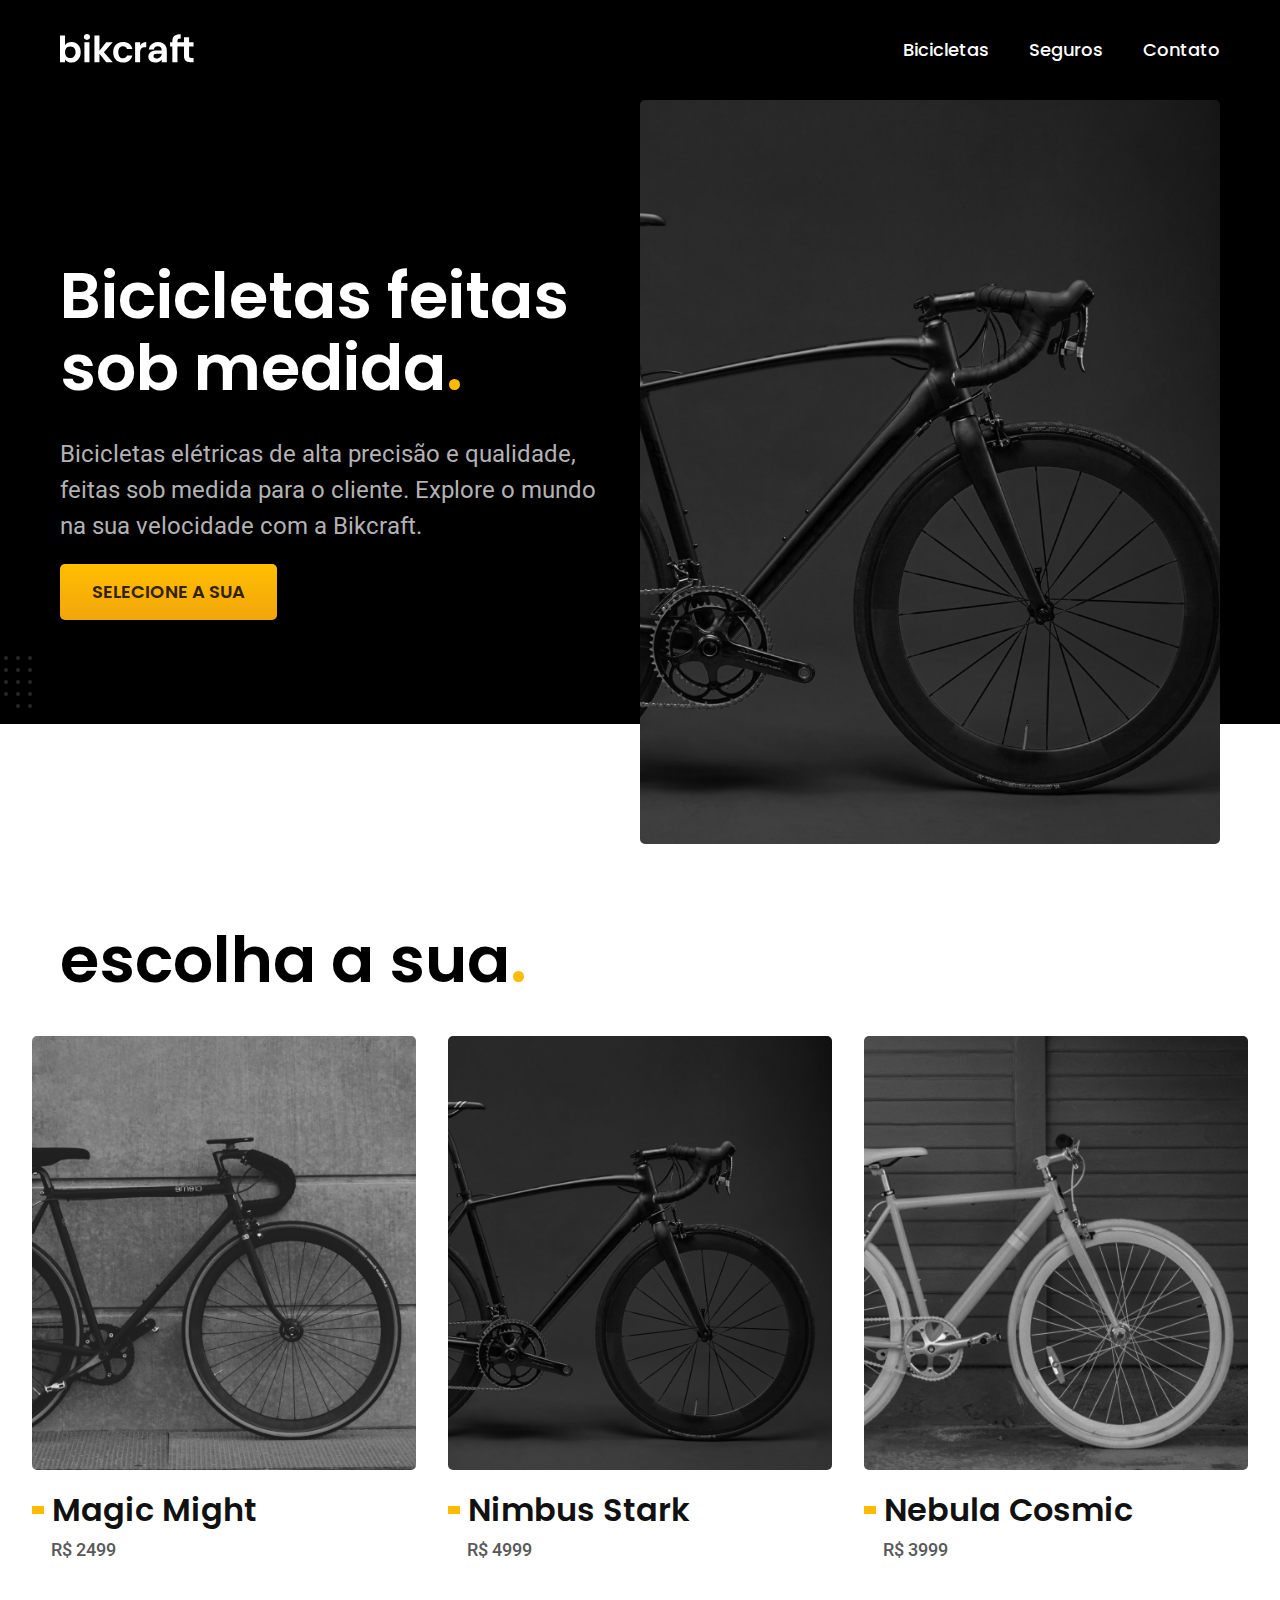
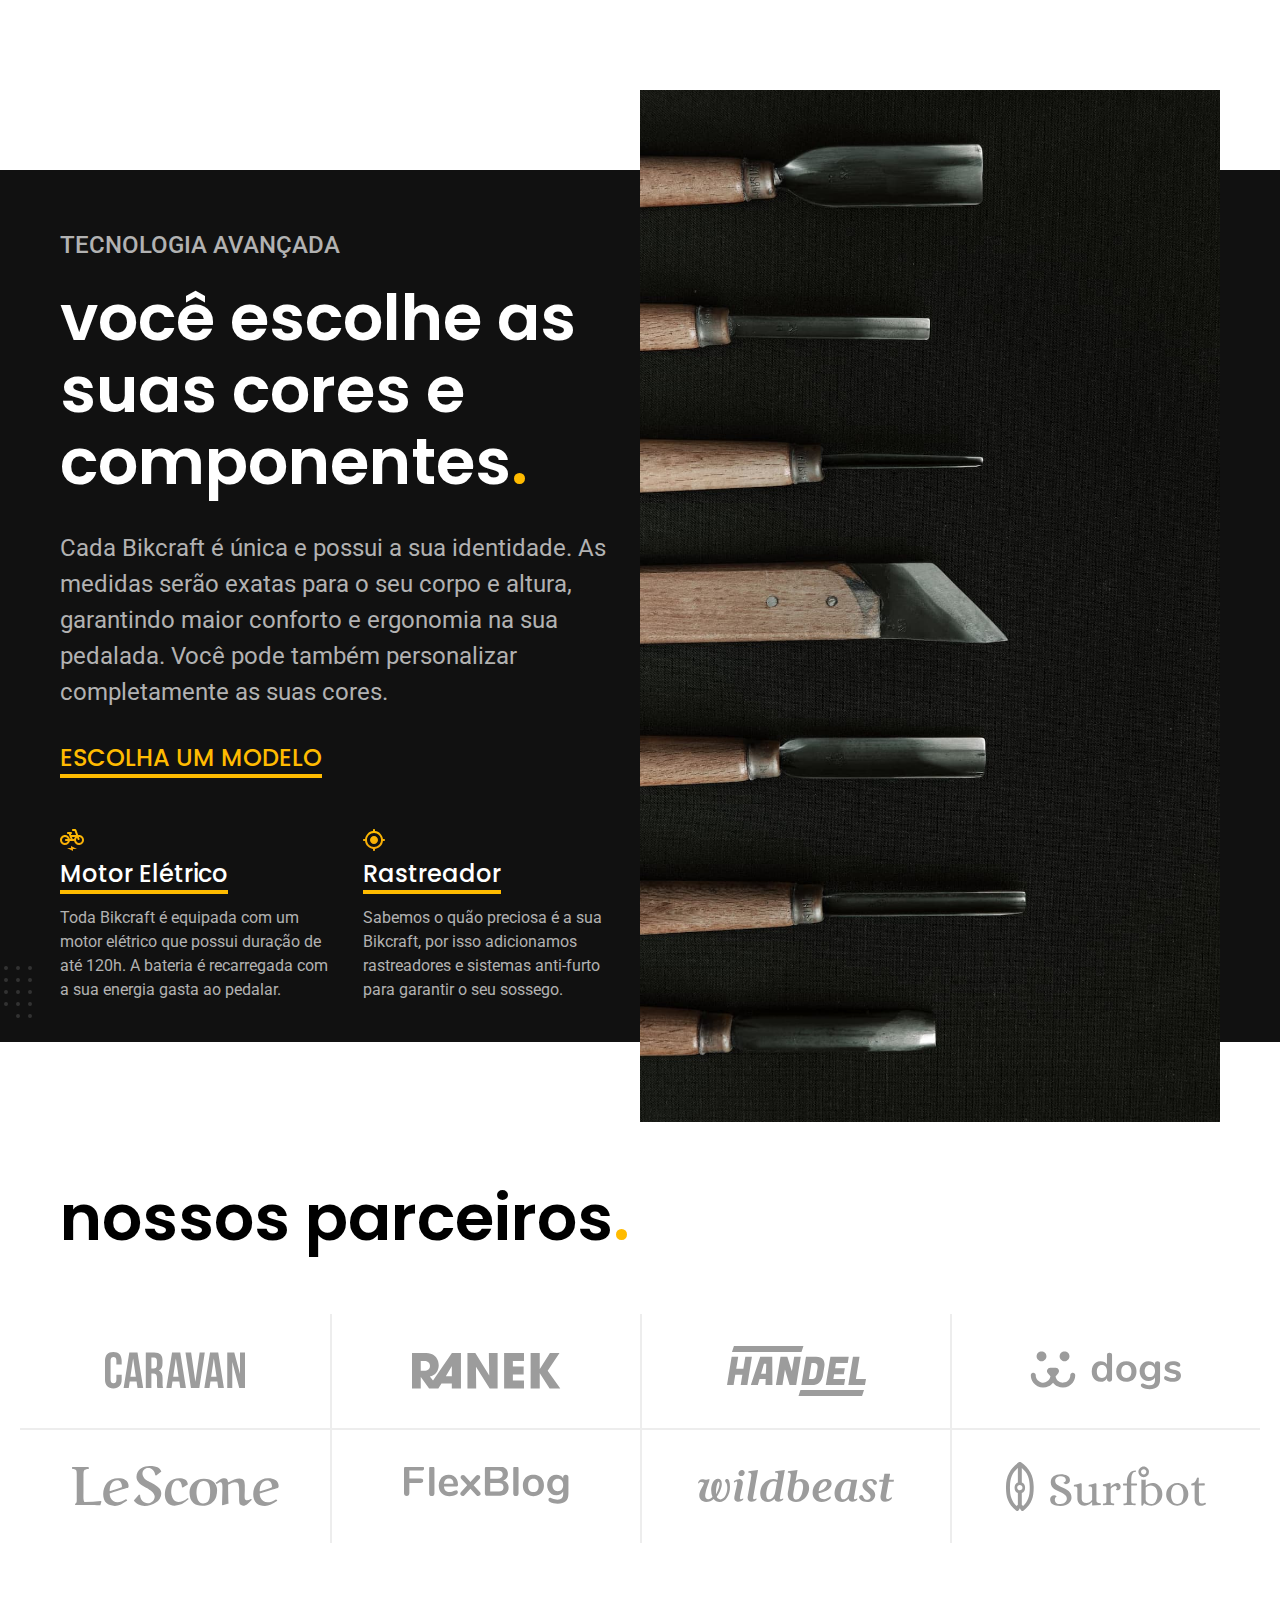
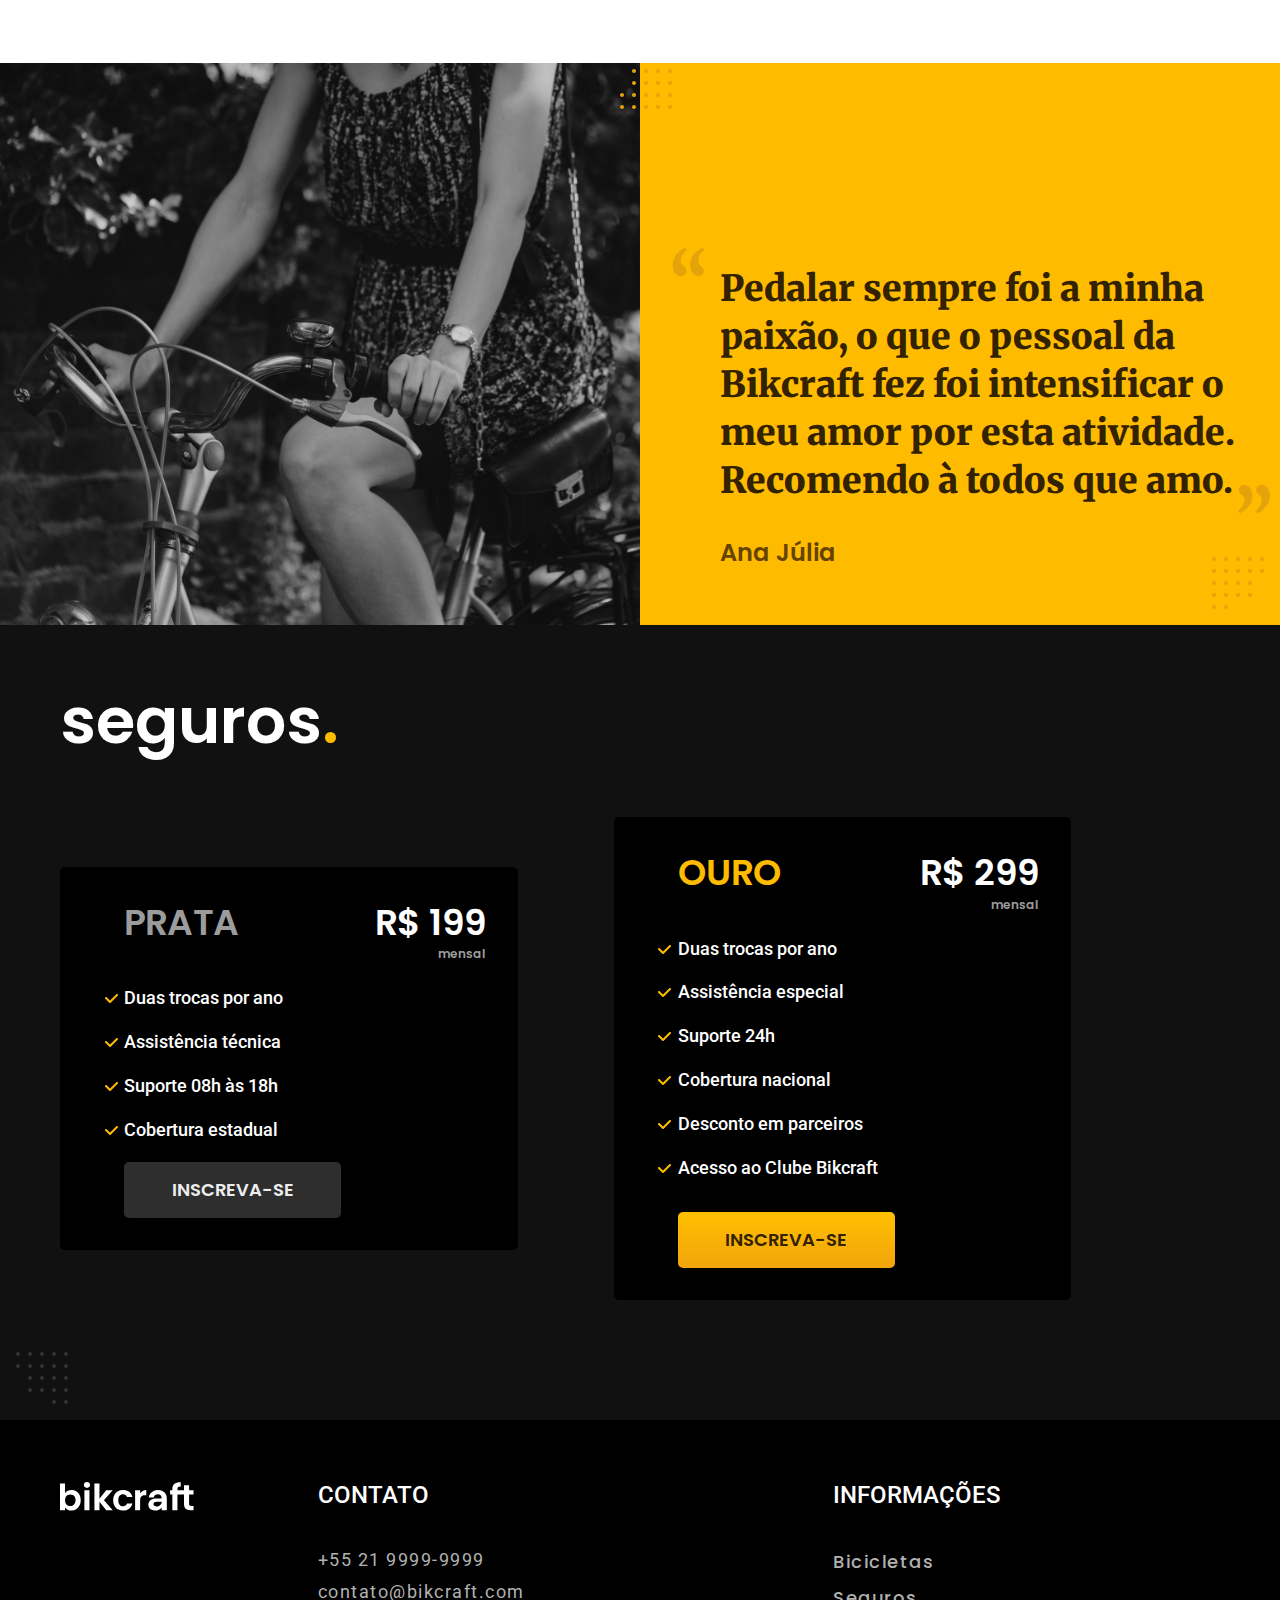
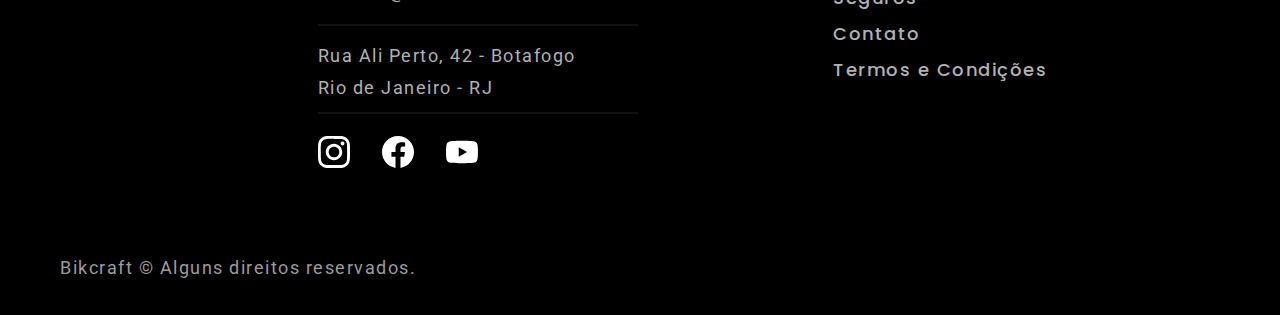
<file: index.html>
<!DOCTYPE html>
<html lang="pt-br">

<head>

  <meta charset="UTF-8">
  <meta name="viewport" content="width=device-width, initial-scale=1.0">
  <meta name="description" content="Bicicletas elétricas de alta precisão e qualidade, feitas sob medida para o cliente. Explore o mundo na sua velocidade com a Bikcraft.

  ">
  <link rel="stylesheet" href="./import.css">
  <title>Bikcraft - Bicicletas Elétricas</title>

</head>

<body>


  <header class="header-bg">

    <div class="container header">

      <a href="./">
        <img src="/assets/Logo.svg" alt="Bikcraft"></a>


      <nav aria-label="primaria">

        <ul class="list-nav">
          <li><a href="./bike.html">Bicicletas</a></li>
          <li><a href="/insurance.html">Seguros</a></li>
          <li><a href="/contact.html">Contato</a></li>
        </ul>

      </nav>
    </div>
  </header>

  <main class="introducao-home-bg">
    <div class="container introducao-home">

      <div class="escrita-introducao">
        <h1 class="titulo">Bicicletas feitas
          sob medida<span class="ponto">.
          </span>
        </h1>

        <p class="texto">Bicicletas elétricas de alta precisão e qualidade, feitas sob medida para o cliente. Explore o mundo na sua velocidade com a Bikcraft.
        </p>

        <div>
          <a href="/bike.html" class="botao botao-home">SELECIONE A SUA</a>
        </div>

      </div>

      <div class="container-foto-home">

        <img src="/assets/home/nimbus-home.jpg" alt="Bicicleta preta">

      </div>

      <div class="container-foto-home-2">

        <img src="/assets/bike/nimbus.jpg" alt="Bicicleta preta">

      </div>

    </div>
  </main>

  <article class="galeria-home">
    <h2 class="titulo galeria container">escolha a sua<span class="ponto">.
      </span>
    </h2>

    <ul class="container-galeria-home">

      <a href="">
        <li class="galeria-fotos-home">
          <div class="subcontainer-galeria-home"><img src="/assets/home/magic-home.jpg" alt="Bicicleta branca"></div>
          <h3 class="detalhe-galeria">Magic Might</h3>
          <p>R$ 2499</p>
        </li>
      </a>

      <a href="">
        <li class="galeria-fotos-home">
          <div class="subcontainer-galeria-home"><img src="/assets/home/nimbus-home.jpg" alt="Bicicleta preta"></div>
          <h3 class="detalhe-galeria">Nimbus Stark</h3>
          <p>R$ 4999</p>
        </li>
      </a>

      <a href="">
        <li class="galeria-fotos-home">
          <div class="subcontainer-galeria-home"><img src="/assets/home/nebula-home.jpg" alt="Bicicleta branca"></div>
          <h3 class="detalhe-galeria">Nebula Cosmic</h3>
          <p>R$ 3999</p>
        </li>
      </a>

    </ul>

  </article>

  <article class="diferencial-home-bg">

    <div class="diferencial-home container">

      <div class="escrita-diferencial">

        <p class="tec">TECNOLOGIA AVANÇADA</p>

        <h2 class="titulo">você escolhe as suas cores e componentes<span class="ponto">.
          </span>
        </h2>

        <p class="texto">Cada Bikcraft é única e possui a sua identidade. As medidas serão exatas para o seu corpo e altura, garantindo maior conforto e ergonomia na sua pedalada. Você pode também personalizar completamente as suas cores.
        </p>

        <div><a class="link" href="/bike.html">ESCOLHA UM MODELO</a>
        </div>

        <div class="vantagens">
          <div class="motor-home">
            <span class="vantagens-titulo">Motor Elétrico
            </span>

            <p class="vantagens-subtitulo">Toda Bikcraft é equipada com um motor elétrico que possui duração de até 120h. A bateria é recarregada com a sua energia gasta ao pedalar.
            </p>
          </div>

          <div class="rastreador-home">
            <span class="vantagens-titulo">Rastreador
            </span>

            <p class="vantagens-subtitulo">Sabemos o quão preciosa é a sua Bikcraft, por isso adicionamos rastreadores e sistemas anti-furto para garantir o seu sossego.
            </p>

          </div>

        </div>



      </div>


      <div class="diferencial-foto">
        <img src="/assets/home/tecnologia.jpg" alt="Sete ferramentas dispostas lado a lado">
      </div>


    </div>
  </article>

  <section class="parceiros-home" aria-label="Nossos Parceiros">

    <h2 class="titulo container">nossos parceiros<span class="ponto">.
      </span>
    </h2>

    <ul>

      <li><img src="/assets/home/parceiros/caravan.svg" alt="Caravan"></li>
      <li><img src="/assets/home/parceiros/ranek.svg" alt="Ranek"></li>
      <li><img src="/assets/home/parceiros/handel.svg" alt="Handel"></li>
      <li><img src="/assets/home/parceiros/dogs.svg" alt="Dogs"></li>
      <li><img src="/assets/home/parceiros/lescone.svg" alt="Lescone"></li>
      <li><img src="/assets/home/parceiros/flexblog.svg" alt="Flexblog"></li>
      <li><img src="/assets/home/parceiros/wildbeast.svg" alt="wildbeast"></li>
      <li><img src="/assets/home/parceiros/surfbot.svg" alt="Surbot"></li>

    </ul>

  </section>

  <section class="depoimento-home">

    <div class="depoimento-imagem">
      <img src="/assets/home/depoimento.jpg" alt="Mulher de vestido florido pedalando uma bicicleta">
    </div>
    <div class="escrita-depoimento">
      <blockquote>
        <p>Pedalar sempre foi a minha paixão, o que o pessoal da Bikcraft fez foi intensificar o meu amor por esta atividade. Recomendo à todos que amo.</p>
      </blockquote>
      <span>Ana Júlia</span>
    </div>

  </section>

  <article class="seguros-home-bg">

    <div class="container seguros-home">

      <h2 class="titulo">seguros<span class="ponto">.
        </span>
      </h2>

      <div class="grid-seguros-home">

        <div class="container-seguros-home c1">

          <div>
            <ul>
              <li class="prata">PRATA</li>
              <li><span class="lista-detalhe"></span>Duas trocas por ano</li>
              <li><span class="lista-detalhe"></span>Assistência técnica</li>
              <li><span class="lista-detalhe"></span>Suporte 08h às 18h</li>
              <li><span class="lista-detalhe"></span>Cobertura estadual</li>
            </ul>
          </div>

          <div class="investimento">
            <span class="valor-seguros">R$ 199</span>
            <span>mensal</span>
          </div>

          <div>
            <a class="botao secundario" href="">INSCREVA-SE</a>
          </div>

        </div>

        <div class="container-seguros-home">

          <div>
            <ul>
              <li class="ouro">OURO</li>
              <li><span class="lista-detalhe"></span>Duas trocas por ano</li>
              <li><span class="lista-detalhe"></span>Assistência especial</li>
              <li><span class="lista-detalhe"></span>Suporte 24h</li>
              <li><span class="lista-detalhe"></span>Cobertura nacional</li>
              <li><span class="lista-detalhe"></span>Desconto em parceiros</li>
              <li><span class="lista-detalhe"></span>Acesso ao Clube Bikcraft</li>
            </ul>
          </div>

          <div class="investimento">
            <span class="valor-seguros">R$ 299</span>
            <span>mensal</span>
          </div>

          <div>
            <a class="botao golden" href="">INSCREVA-SE</a>
          </div>
        </div>

      </div>

    </div>
  </article>

  <footer class="footer">

    <div class="footer-grid container">

      <div class="logo">
        <a href="./"><img src="/assets/Logo.svg" alt="Bikcraft"></a>
      </div>

      <div class="footer-detalhe">
        <span class="footer-opcoes">CONTATO</span>

        <ul class="contact">
          <li><a href="tel:+55219999-9999">+55 21 9999-9999</a></li>
          <li><a href="mailto:contato@bikcraft.com">contato@bikcraft.com</a></li>
          <li>Rua Ali Perto, 42 - Botafogo</li>
          <li>Rio de Janeiro - RJ</li>
        </ul>

        <div class="redes">

          <a href="">
            <img src="/assets/icones/instagram.svg" alt="Instagram">
          </a>

          <a href="">
            <img src="/assets/icones/facebook.svg" alt="Facebook">
          </a>

          <a href="">
            <img src="/assets/icones/youtube.svg" alt="Youtube">
          </a>

        </div>

      </div>


      <nav>
        <span class="footer-opcoes">INFORMAÇÕES</span>

        <ul class="info">
          <li>
            <a href="./bike.html">Bicicletas
            </a>
          </li>

          <li>
            <a href="./insurance.html">Seguros
            </a>
          </li>

          <li>
            <a href="./contact.html">Contato
            </a>
          </li>

          <li>
            <a href="./terms.html">Termos e Condições
            </a>
          </li>


        </ul>
      </nav>

    </div>

    <p class="container direitos">Bikcraft © Alguns direitos reservados.</p>

  </footer>

</body>

</html>
</file>
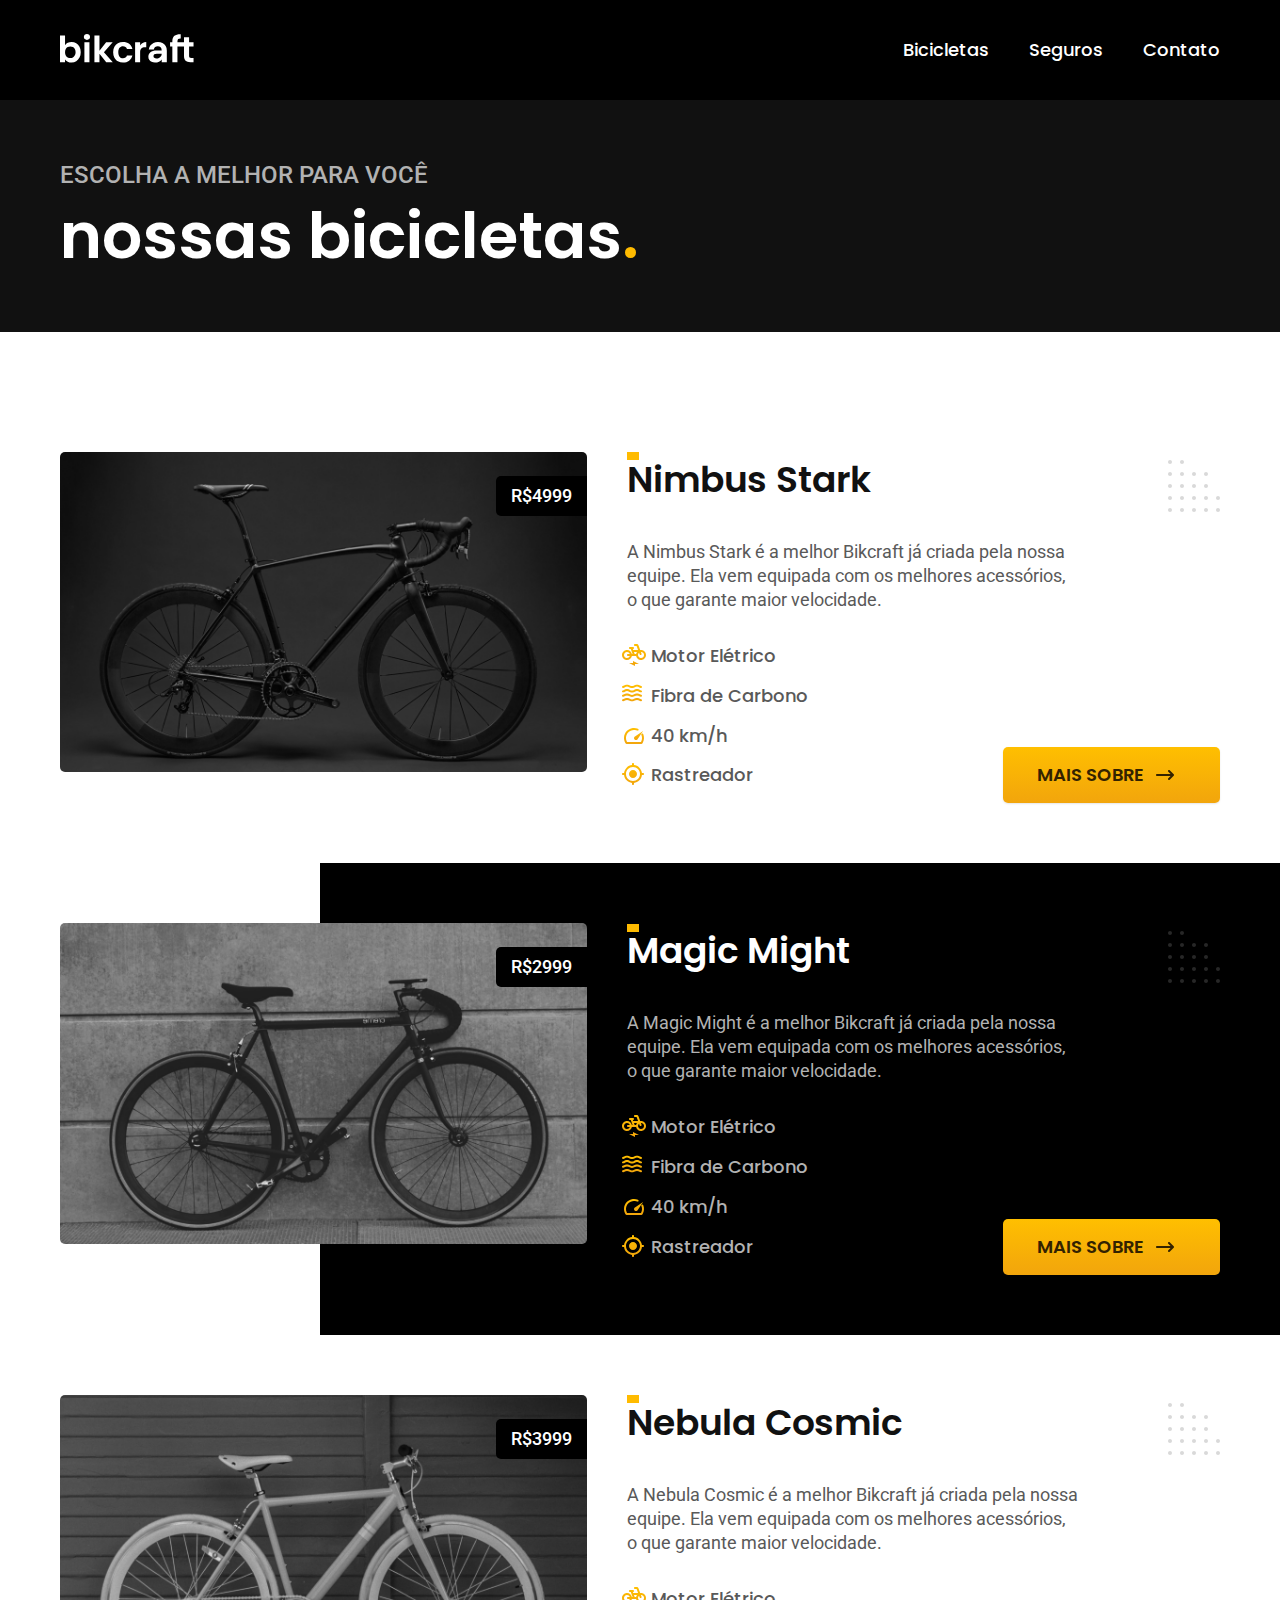
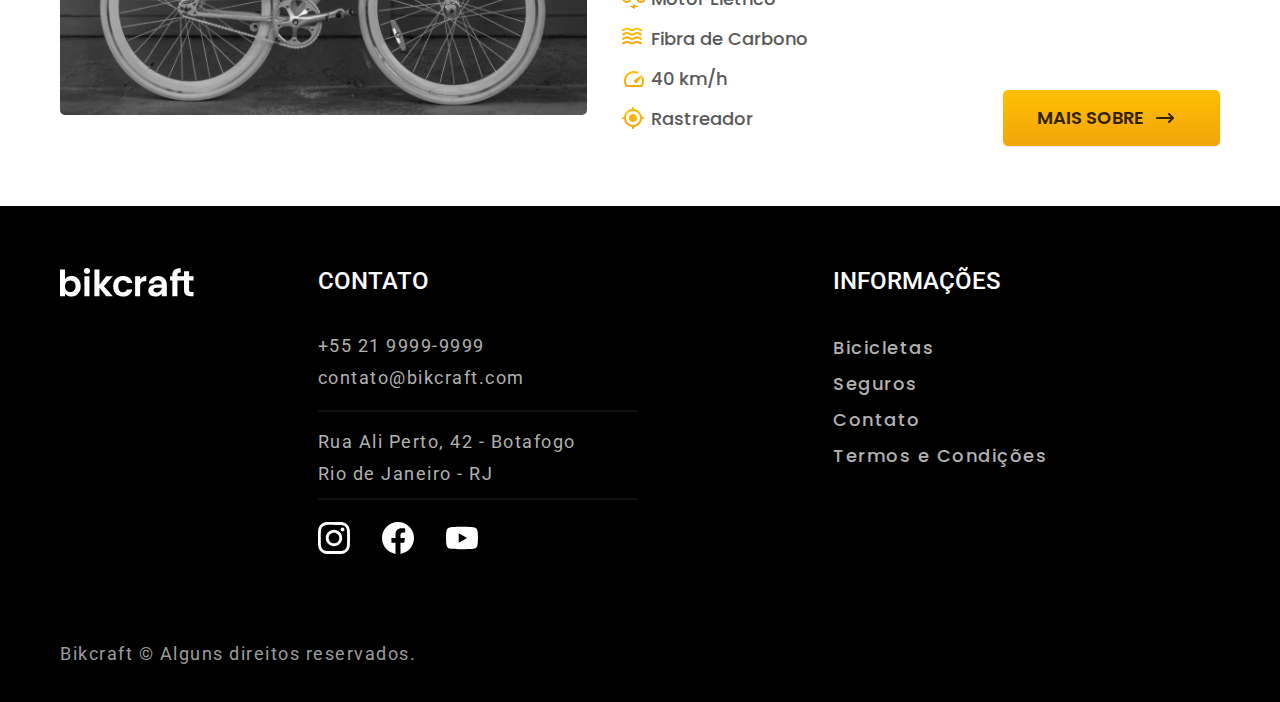
<file: bike.html>
<!DOCTYPE html>
<html lang="pt-br">

<head>

  <meta charset="UTF-8">
  <meta name="viewport" content="width=device-width, initial-scale=1.0">
  <meta name="description" content="Bicicletas elétricas de alta precisão e qualidade, feitas sob medida para o cliente. Explore o mundo na sua velocidade com a Bikcraft.

  ">
  <link rel="stylesheet" href="./import.css">
  <title>Bicicletas | Bikcraft</title>

</head>

<body id="bike">


  <header class="header-bg">

    <div class="container header">

      <a href="./">
        <img src="/assets/Logo.svg" alt="Bikcraft"></a>


      <nav aria-label="primaria">

        <ul class="list-nav">
          <li><a href="./bike.html">Bicicletas</a></li>
          <li><a href="/insurance.html">Seguros</a></li>
          <li><a href="/contact.html">Contato</a></li>
        </ul>

      </nav>
    </div>
  </header>

  <section class="introducao-bike-bg">
    <div class="introducao-bike container">
      <p>ESCOLHA A MELHOR PARA VOCÊ</p>
      <h1>nossas bicicletas</h1>
    </div>
  </section>

  <main>


    <div class="bikes container">
      <div class="container-bikes">
        <div class="bike preco nimbus">
          <img src="./assets/bike/nimbus.jpg" alt="Bicicleta Preta">
        </div>
      </div>

      <div class="escrita-bikes">
        <h2>Nimbus Stark</h2>
        <p>A Nimbus Stark é a melhor Bikcraft já criada pela nossa<br>equipe. Ela vem equipada com os melhores acessórios,<br>o que garante maior velocidade.</p>

        <div class="flex-bikes">
          <ul>
            <li><span class="i-motor">Motor Elétrico</span></li>
            <li><span class="i-carbono">Fibra de Carbono</span></li>
            <li><span class="i-veloc">40 km/h</span></li>
            <li><span class="i-rastreador">Rastreador</span></li>
          </ul>

          <a class="botao seta" href="/bike-inter.html" class="detalhe-botao">MAIS SOBRE</a>

        </div>

      </div>




    </div>

    <div class="bikes-bg">
      <div class="bikes magic-m container">
        <div class="container-bikes">
          <div class="bike preco magic">
            <img src="./assets/bike/magic.jpg" alt="Bicicleta Preta com Aros Brancos">
          </div>
        </div>


        <div class="escrita-bikes">
          <h2>Magic Might</h2>
          <p>A Magic Might é a melhor Bikcraft já criada pela nossa<br>equipe. Ela vem equipada com os melhores acessórios,<br>o que garante maior velocidade.</p>

          <div class="flex-bikes">
            <ul>
              <li><span class="i-motor">Motor Elétrico</span></li>
              <li><span class="i-carbono">Fibra de Carbono</span></li>
              <li><span class="i-veloc">40 km/h</span></li>
              <li><span class="i-rastreador">Rastreador</span></li>
            </ul>

            <a class="botao seta" href="/bike-inter.html" class="detalhe-botao">MAIS SOBRE</a>

          </div>

        </div>

      </div>
    </div>

    <div class="bikes container">
      <div class="container-bikes">
        <div class="bike preco nebula">
          <img src="./assets/bike/nebula.jpg" alt="Bicicleta Branca">
        </div>
      </div>

      <div class="escrita-bikes">
        <h2>Nebula Cosmic</h2>
        <p>A Nebula Cosmic é a melhor Bikcraft já criada pela nossa<br>equipe. Ela vem equipada com os melhores acessórios,<br>o que garante maior velocidade.</p>

        <div class="flex-bikes">
          <ul>
            <li><span class="i-motor">Motor Elétrico</span></li>
            <li><span class="i-carbono">Fibra de Carbono</span></li>
            <li><span class="i-veloc">40 km/h</span></li>
            <li><span class="i-rastreador">Rastreador</span></li>
          </ul>

          <a class="botao seta" href="/bike-inter.html" class="detalhe-botao">MAIS SOBRE</a>

        </div>

      </div>

    </div>


  </main>

  <footer class="footer">

    <div class="footer-grid container">

      <div class="logo">
        <a href="./"><img src="/assets/Logo.svg" alt="Bikcraft"></a>
      </div>

      <div class="footer-detalhe">
        <span class="footer-opcoes">CONTATO</span>

        <ul class="contact">
          <li><a href="tel:+55219999-9999">+55 21 9999-9999</a></li>
          <li><a href="mailto:contato@bikcraft.com">contato@bikcraft.com</a></li>
          <li>Rua Ali Perto, 42 - Botafogo</li>
          <li>Rio de Janeiro - RJ</li>
        </ul>

        <div class="redes">

          <a href="">
            <img src="/assets/icones/instagram.svg" alt="Instagram">
          </a>

          <a href="">
            <img src="/assets/icones/facebook.svg" alt="Facebook">
          </a>

          <a href="">
            <img src="/assets/icones/youtube.svg" alt="Youtube">
          </a>

        </div>

      </div>


      <nav>
        <span class="footer-opcoes">INFORMAÇÕES</span>

        <ul class="info">
          <li>
            <a href="./bike.html">Bicicletas
            </a>
          </li>

          <li>
            <a href="./insurance.html">Seguros
            </a>
          </li>

          <li>
            <a href="./contact.html">Contato
            </a>
          </li>

          <li>
            <a href="./terms.html">Termos e Condições
            </a>
          </li>


        </ul>
      </nav>

    </div>

    <p class="container direitos">Bikcraft © Alguns direitos reservados.</p>

  </footer>

</body>

</html>
</file>
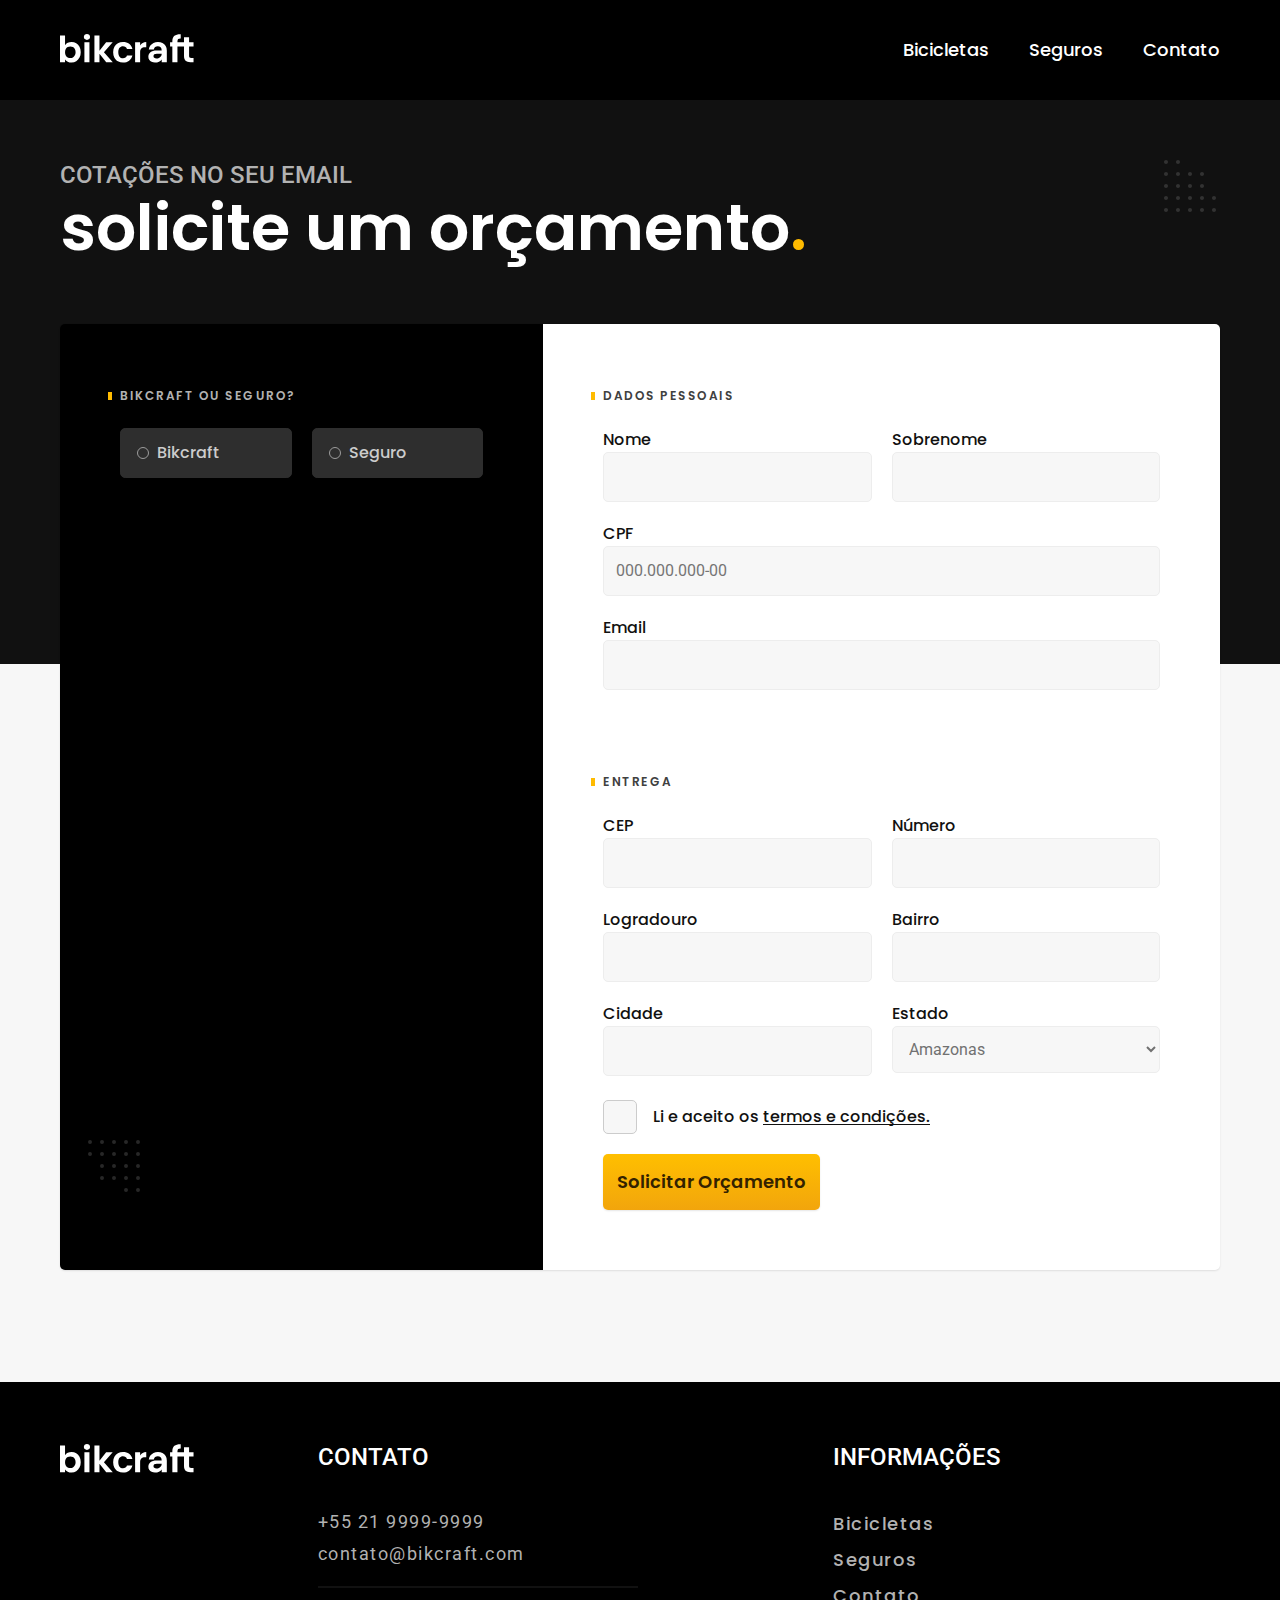
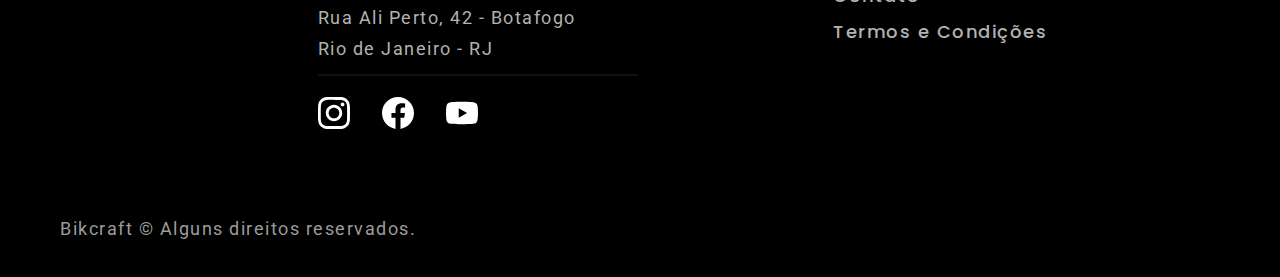
<file: budget.html>
<!DOCTYPE html>
<html lang="pt-br">

<head>

  <meta charset="UTF-8">
  <meta name="viewport" content="width=device-width, initial-scale=1.0">
  <meta name="description" content=" Orçamento Bicicletas Bikcraft">
  <link rel="stylesheet" href="./import.css">
  <title> Orçamento | Bikcraft</title>

</head>

<body id="budget">


  <header class="header-bg">

    <div class="container header">

      <a href="./">
        <img src="/assets/Logo.svg" alt="Bikcraft"></a>


      <nav aria-label="primaria">

        <ul class="list-nav">
          <li><a href="./bike.html">Bicicletas</a></li>
          <li><a href="/insurance.html">Seguros</a></li>
          <li><a href="/contact.html">Contato</a></li>
        </ul>

      </nav>
    </div>
  </header>

  <main>
    <div class="budget-intro-bg">

      <div class="introducao-budget container">

        <p>COTAÇÕES NO SEU EMAIL</p>
        <h1 class="titulo">solicite um orçamento<span class="ponto">.</span></h1>
      </div>
    </div>

    <div class="budget-bg">
      <form class="form container" action="./">

        <div class="budget-opcoes">
          <h2> Bikcraft ou Seguro?</h2>


          <input type="radio" name="tipo" value="bikcraft" id="bikcraft">
          <label for="bikcraft">Bikcraft</label>

          <input type="radio" name="tipo" value="seguro" id="seguro">
          <label for="seguro">Seguro</label>


          <div class="orcamento-conteudo" id="orcamento-bikcraft">
            <h2>Escolha a Sua</h2>

            <input type="radio" name="produto" value="nimbus" id="nimbus">
            <label for="nimbus">Nimbus Stark<span> R$ 4999</span></label>
            <div class="orcamento-detalhe">
              <ul>
                <li><img src="./assets/icones/elétrico.svg" alt="">Motor Elétrico</li>
                <li><img src="./assets/icones/carbono.svg" alt="">Fibra de Carbono</li>
                <li><img src="./assets/icones/velocidade.svg" alt="">50 km/h</li>
                <li><img src="./assets/icones/rastreador.svg" alt="">Rastreador</li>
              </ul>
              <img src="./assets/bike/nimbus.jpg" alt="Bicicleta preta">
            </div>

            <input type="radio" name="produto" value="magic" id="magic">
            <label for="magic">Magic Might<span> R$ 2499</span></label>
            <div class="orcamento-detalhe">
              <ul>
                <li><img src="./assets/icones/elétrico.svg" alt="">Motor Elétrico</li>
                <li><img src="./assets/icones/carbono.svg" alt="">Fibra de Carbono</li>
                <li><img src="./assets/icones/velocidade.svg" alt="">45 km/h</li>
                <li><img src="./assets/icones/rastreador.svg" alt="">Rastreador</li>
              </ul>
              <img src="./assets/bike/magic.jpg" alt="Bicicleta preta">
            </div>

            <input type="radio" name="produto" value="nebula" id="nebula">
            <label for="nebula">Nebula Cosmic<span> R$ 3999</span></label>
            <div class="orcamento-detalhe">
              <ul>
                <li><img src="./assets/icones/elétrico.svg" alt="">Motor Elétrico</li>
                <li><img src="./assets/icones/carbono.svg" alt="">Fibra de Carbono</li>
                <li><img src="./assets/icones/velocidade.svg" alt="">40 km/h</li>
                <li><img src="./assets/icones/rastreador.svg" alt="">Rastreador</li>
              </ul>
              <img src="./assets/bike/nebula.jpg" alt="Bicicleta branca">
            </div>

          </div>

          <div class="orcamento-conteudo" id="orcamento-seguro">
            <h2>Escolha o plano</h2>

            <input type="radio" name="produto" value="prata" id="prata">
            <label for="prata">Prata<span> R$ 199</span></label>

            <input type="radio" name="produto" value="ouro" id="ouro">
            <label for="ouro">Ouro<span> R$ 299</span></label>

          </div>

        </div>

        <div class="budget-formulario">
          <h2 class="grid-ponta-a-ponta">dados pessoais</h2>

          <div>
            <label for="nome">Nome</label>
            <input type="text" id="nome" name="nome">
          </div>

          <div>
            <label for="sobrenome">Sobrenome</label>
            <input type="text" id="sobrenome" name="sobrenome">
          </div>

          <div class="grid-ponta-a-ponta">
            <label for="cpf">CPF</label>
            <input type="text" id="cpf" name="cpf" placeholder="000.000.000-00">
          </div>

          <div class="grid-ponta-a-ponta">
            <label for="email">Email</label>
            <input type="email" id="email" name="email">
          </div>

          <h2 class="grid-ponta-a-ponta">entrega</h2>

          <div>
            <label for="cep">CEP</label>
            <input type="text" id="cep" name="cep">
          </div>

          <div>
            <label for="numero">Número</label>
            <input type="text" id="numero" name="numero">
          </div>

          <div>
            <label for="logradouro">Logradouro</label>
            <input type="text" id="logradouro" name="logradouro">
          </div>

          <div>
            <label for="bairro">Bairro</label>
            <input type="text" id="bairro" name="bairro">
          </div>

          <div>
            <label for="cidade">Cidade</label>
            <input type="text" id="cidade" name="cidade">
          </div>

          <div class="select-estados">
            <label for="estado">Estado</label>
            <select id="estado" name="estado">
              <option value="amazonas">Amazonas</option>
              <option value="bahia">Bahia</option>
              <option value="distritofederal">Distrito Federal</option>
              <option value="minasgerais">Minas Gerais</option>
              <option value="riodejaneiro">Rio de Janeiro</option>
              <option value="santacatarina">Santa Catarina</option>
              <option value="saopaulo">São Paulo</option>
            </select>
          </div>

          <div class="checkbox grid-ponta-a-ponta">
            <input type="checkbox" name="termos" id="termos" value="aceito">
            <label for="termos">Li e aceito os<a href="./terms.html"> termos e condições.</a></label>
          </div>

          <button class="botao">Solicitar Orçamento</button>


        </div>

      </form>
    </div>

  </main>
  <footer class="footer">

    <div class="footer-grid container">

      <div class="logo">
        <a href="./"><img src="/assets/Logo.svg" alt="Bikcraft"></a>
      </div>

      <div class="footer-detalhe">
        <span class="footer-opcoes">CONTATO</span>

        <ul class="contact">
          <li><a href="tel:+55219999-9999">+55 21 9999-9999</a></li>
          <li><a href="mailto:contato@bikcraft.com">contato@bikcraft.com</a></li>
          <li>Rua Ali Perto, 42 - Botafogo</li>
          <li>Rio de Janeiro - RJ</li>
        </ul>

        <div class="redes">

          <a href="">
            <img src="/assets/icones/instagram.svg" alt="Instagram">
          </a>

          <a href="">
            <img src="/assets/icones/facebook.svg" alt="Facebook">
          </a>

          <a href="">
            <img src="/assets/icones/youtube.svg" alt="Youtube">
          </a>

        </div>

      </div>


      <nav>
        <span class="footer-opcoes">INFORMAÇÕES</span>

        <ul class="info">
          <li>
            <a href="./bike.html">Bicicletas
            </a>
          </li>

          <li>
            <a href="./insurance.html">Seguros
            </a>
          </li>

          <li>
            <a href="./contact.html">Contato
            </a>
          </li>

          <li>
            <a href="./terms.html">Termos e Condições
            </a>
          </li>


        </ul>
      </nav>

    </div>

    <p class="container direitos">Bikcraft © Alguns direitos reservados.</p>

  </footer>

</body>

</html>
</file>
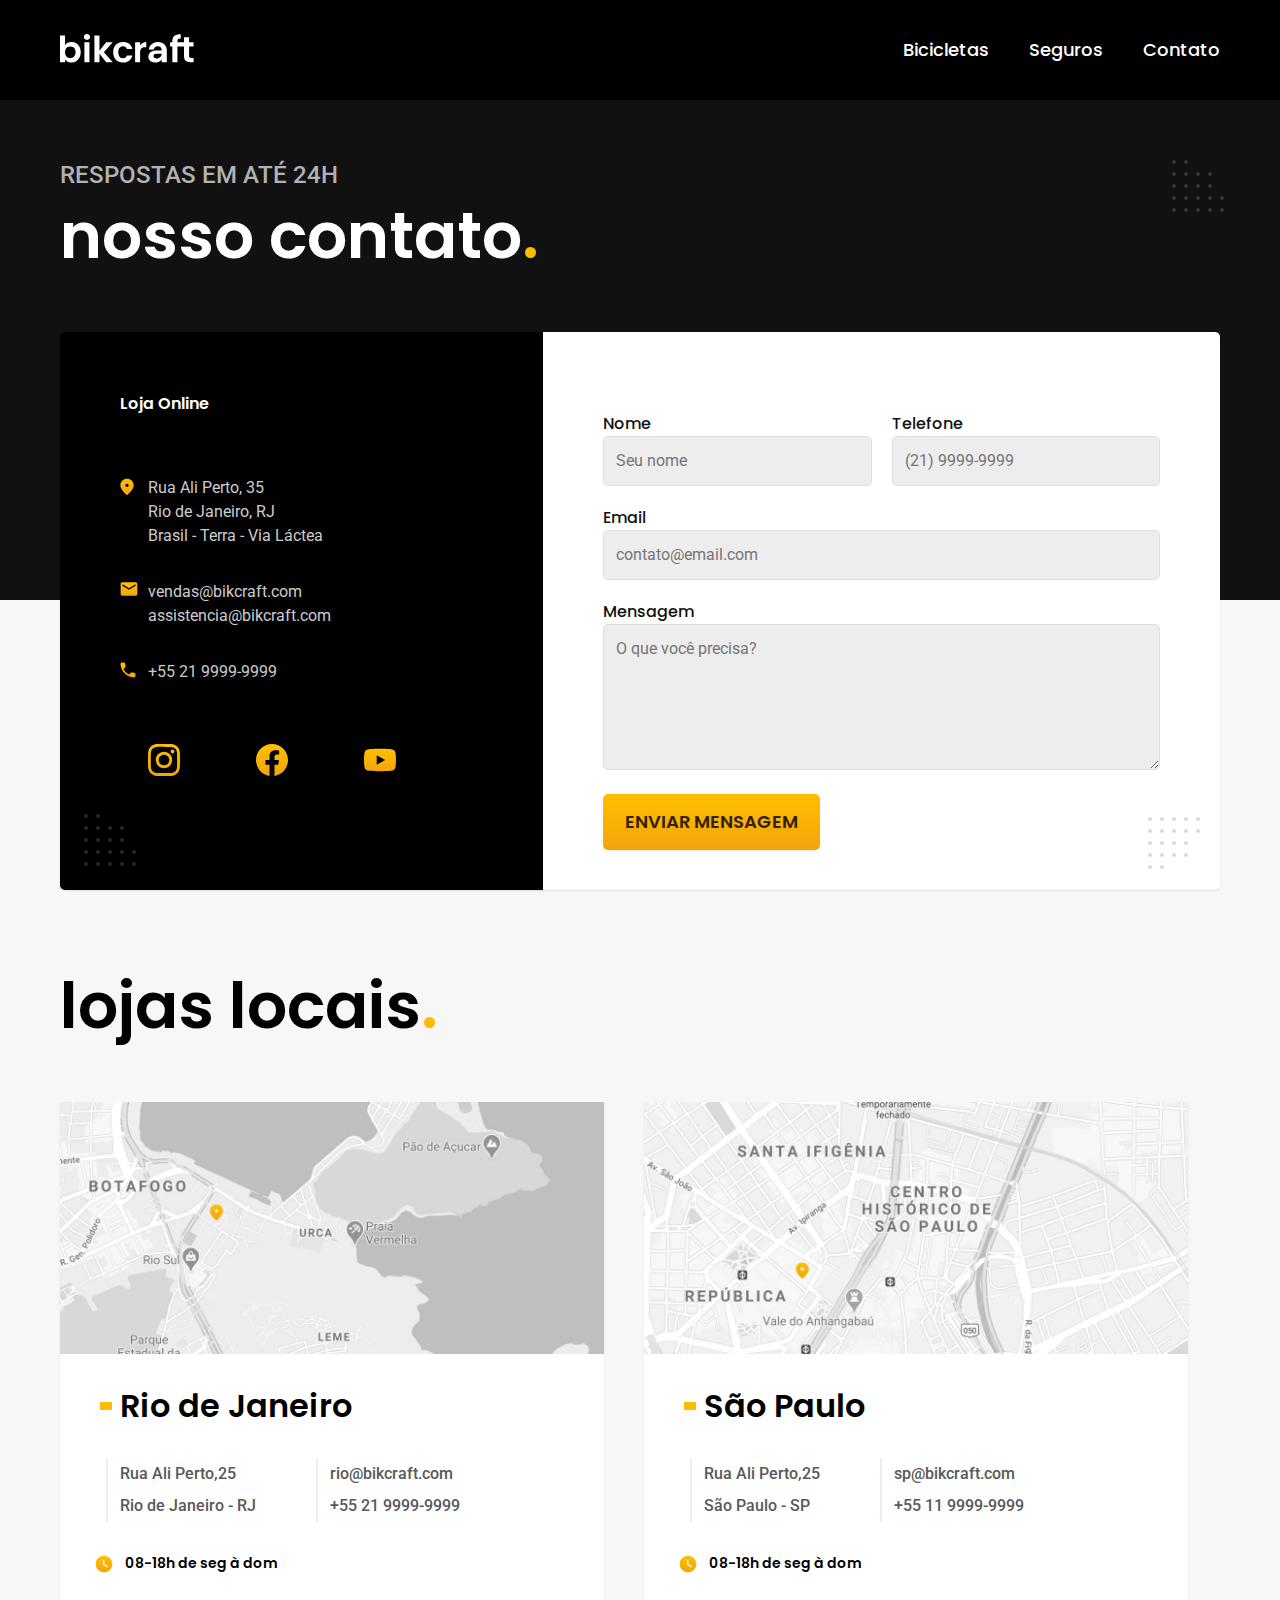
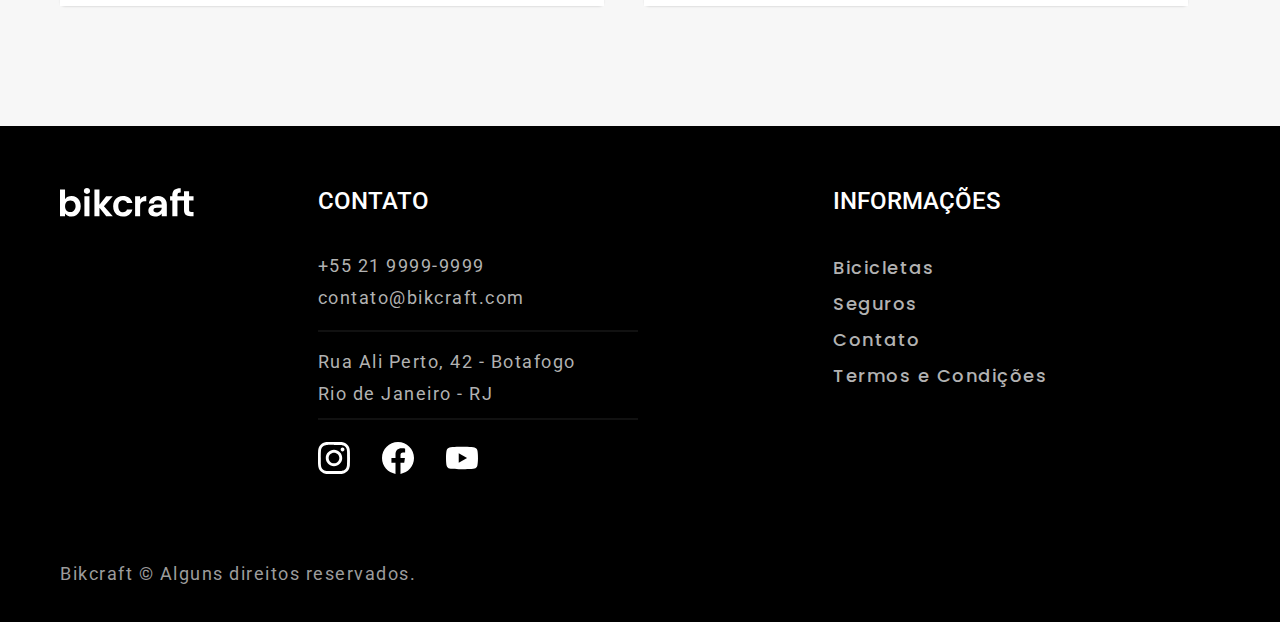
<file: contact.html>
<!DOCTYPE html>
<html lang="pt-br">

<head>

  <meta charset="UTF-8">
  <meta name="viewport" content="width=device-width, initial-scale=1.0">
  <meta name="description" content="Contatos Bikcraft.">
  <link rel="stylesheet" href="./import.css">
  <title> Contatos | Bikcraft</title>

</head>

<body id="contact">
  <main class="contato-bg">

    <header class="header-bg">

      <div class="container header">

        <a href="./">
          <img src="/assets/Logo.svg" alt="Bikcraft"></a>


        <nav aria-label="primaria">

          <ul class="list-nav">
            <li><a href="./bike.html">Bicicletas</a></li>
            <li><a href="/insurance.html">Seguros</a></li>
            <li><a href="/contact.html">Contato</a></li>
          </ul>

        </nav>
      </div>
    </header>

    <div class="contato-intro container">

      <p>RESPOSTAS EM ATÉ 24H</p>
      <h1 class="titulo">nosso contato<span class="ponto">.</span></h1>
    </div>

    <div class="container">

      <section class="contato-info" aria-label="Endereço">

        <div class="contato-adress">
          <h2>Loja Online</h2>

          <ul>
            <li class="localizacao-amarelo">Rua Ali Perto, 35</li>
            <li>Rio de Janeiro, RJ</li>
            <li>Brasil - Terra - Via Láctea</li>
          </ul>

          <address class="contato-meios">
            <a class="mensagem-amarelo" href="mailto:vendas@bikcraft.com">vendas@bikcraft.com
            </a>
            <a href="mailto:assistencia@bikcraft.com">assistencia@bikcraft.com
            </a>
            <a class="telefone-amarelo" href="tel:+552199999999">+55 21 9999-9999</a>
          </address>

          <div>

            <div class="contato-redes-flex">

              <div>
                <a href="">
                  <img src="/assets/icones/instagram-amarelo.svg" alt="Instagram">
                </a>
              </div>

              <div>
                <a href="">
                  <img src="/assets/icones/facebook-amarelo.svg" alt="Facebook">
                </a>
              </div>

              <div>
                <a href="">
                  <img src="/assets/icones/youtube-amarelo.svg" alt="Youtube">
                </a>
              </div>

            </div>

          </div>

        </div>

        <div class="contato-comunic">

          <form action="">

            <div class="contact-flex1 contact-caixa">

              <div>
                <label for="nome">Nome</label>
                <input type="text" id="nome" name="nome" placeholder="Seu nome">
              </div>

              <div>
                <label for="telefone">Telefone</label>
                <input type="text" id="telefone" name="telefone" placeholder="(21) 9999-9999">
              </div>

            </div>

            <div class="contact-caixa adress">
              <label for="email">Email</label>
              <input type="text" id="email" name="email" placeholder="contato@email.com">
            </div>

            <div class="contact-caixa mensagem">
              <label for="mensagem">Mensagem</label>
              <textarea rows="5" id="mensagem" name="mensagem" placeholder="O que você precisa?"></textarea>
            </div>

            <button class="contact-caixa botao">ENVIAR MENSAGEM</button>

            <!-- <div class="contact-caixa">
              <a href="" class="botao">ENVIAR MENSAGEM</a>
            </div> -->

          </form>
        </div>


      </section>
    </div>
  </main>


  <article class="contato-locais">

    <div class="container">
      <h2 class="titulo">lojas locais<span class="ponto">.</span></h2>

      <div class="contato-locais-flex1">

        <div class="contato-locais-bg">

          <div class="mapa">
            <img src=/assets/lojas/rj.jpg alt="Localização da loja no Rio de Janeiro">
          </div>

          <div class="contato-locais-escrita">

            <h3>Rio de Janeiro</h3>

            <div class="contato-locais-endereco">

              <div class="contato-locais-borda">
                <ul>
                  <li>
                    Rua Ali Perto,25
                  </li>
                  <li>Rio de Janeiro - RJ</li>
                </ul>

              </div>




              <div class="contato-locais-borda">

                <a href="mailto:rio@bikcraft.com">rio@bikcraft.com
                </a>
                <a href="tel:+552199999999">+55 21 9999-9999</a>

              </div>

            </div>

            <span class="contato-locais-horario-rj">08-18h de seg à dom
            </span>

          </div>
        </div>

        <div class="contato-locais-bg">

          <div class="mapa">
            <img src="/assets/lojas/sp.jpg" alt="Localização da loja no São Paulo">
          </div>

          <div class="contato-locais-escrita">

            <h3>São Paulo</h3>

            <div class="contato-locais-endereco">

              <div class="contato-locais-borda">
                <ul>
                  <li>
                    Rua Ali Perto,25
                  </li>
                  <li>São Paulo - SP</li>
                </ul>

              </div>

              <div class="contato-locais-borda">

                <a href="mailto:sp@bikcraft.com">sp@bikcraft.com
                </a>
                <a href="tel:+552199999999">+55 11 9999-9999</a>

              </div>

            </div>

            <span class="contato-locais-horario-sp">08-18h de seg à dom
            </span>

          </div>
        </div>

      </div>
    </div>
  </article>

  <footer class="footer">

    <div class="footer-grid container">

      <div class="logo">
        <a href="./"><img src="/assets/Logo.svg" alt="Bikcraft"></a>
      </div>

      <div class="footer-detalhe">
        <span class="footer-opcoes">CONTATO</span>

        <ul class="contact">
          <li><a href="tel:+55219999-9999">+55 21 9999-9999</a></li>
          <li><a href="mailto:contato@bikcraft.com">contato@bikcraft.com</a></li>
          <li>Rua Ali Perto, 42 - Botafogo</li>
          <li>Rio de Janeiro - RJ</li>
        </ul>

        <div class="redes">

          <a href="">
            <img src="/assets/icones/instagram.svg" alt="Instagram">
          </a>

          <a href="">
            <img src="/assets/icones/facebook.svg" alt="Facebook">
          </a>

          <a href="">
            <img src="/assets/icones/youtube.svg" alt="Youtube">
          </a>

        </div>

      </div>


      <nav>
        <span class="footer-opcoes">INFORMAÇÕES</span>

        <ul class="info">
          <li>
            <a href="./bike.html">Bicicletas
            </a>
          </li>

          <li>
            <a href="./insurance.html">Seguros
            </a>
          </li>

          <li>
            <a href="./contact.html">Contato
            </a>
          </li>

          <li>
            <a href="./terms.html">Termos e Condições
            </a>
          </li>


        </ul>
      </nav>

    </div>

    <p class="container direitos">Bikcraft © Alguns direitos reservados.</p>

  </footer>

</body>

</html>
</file>
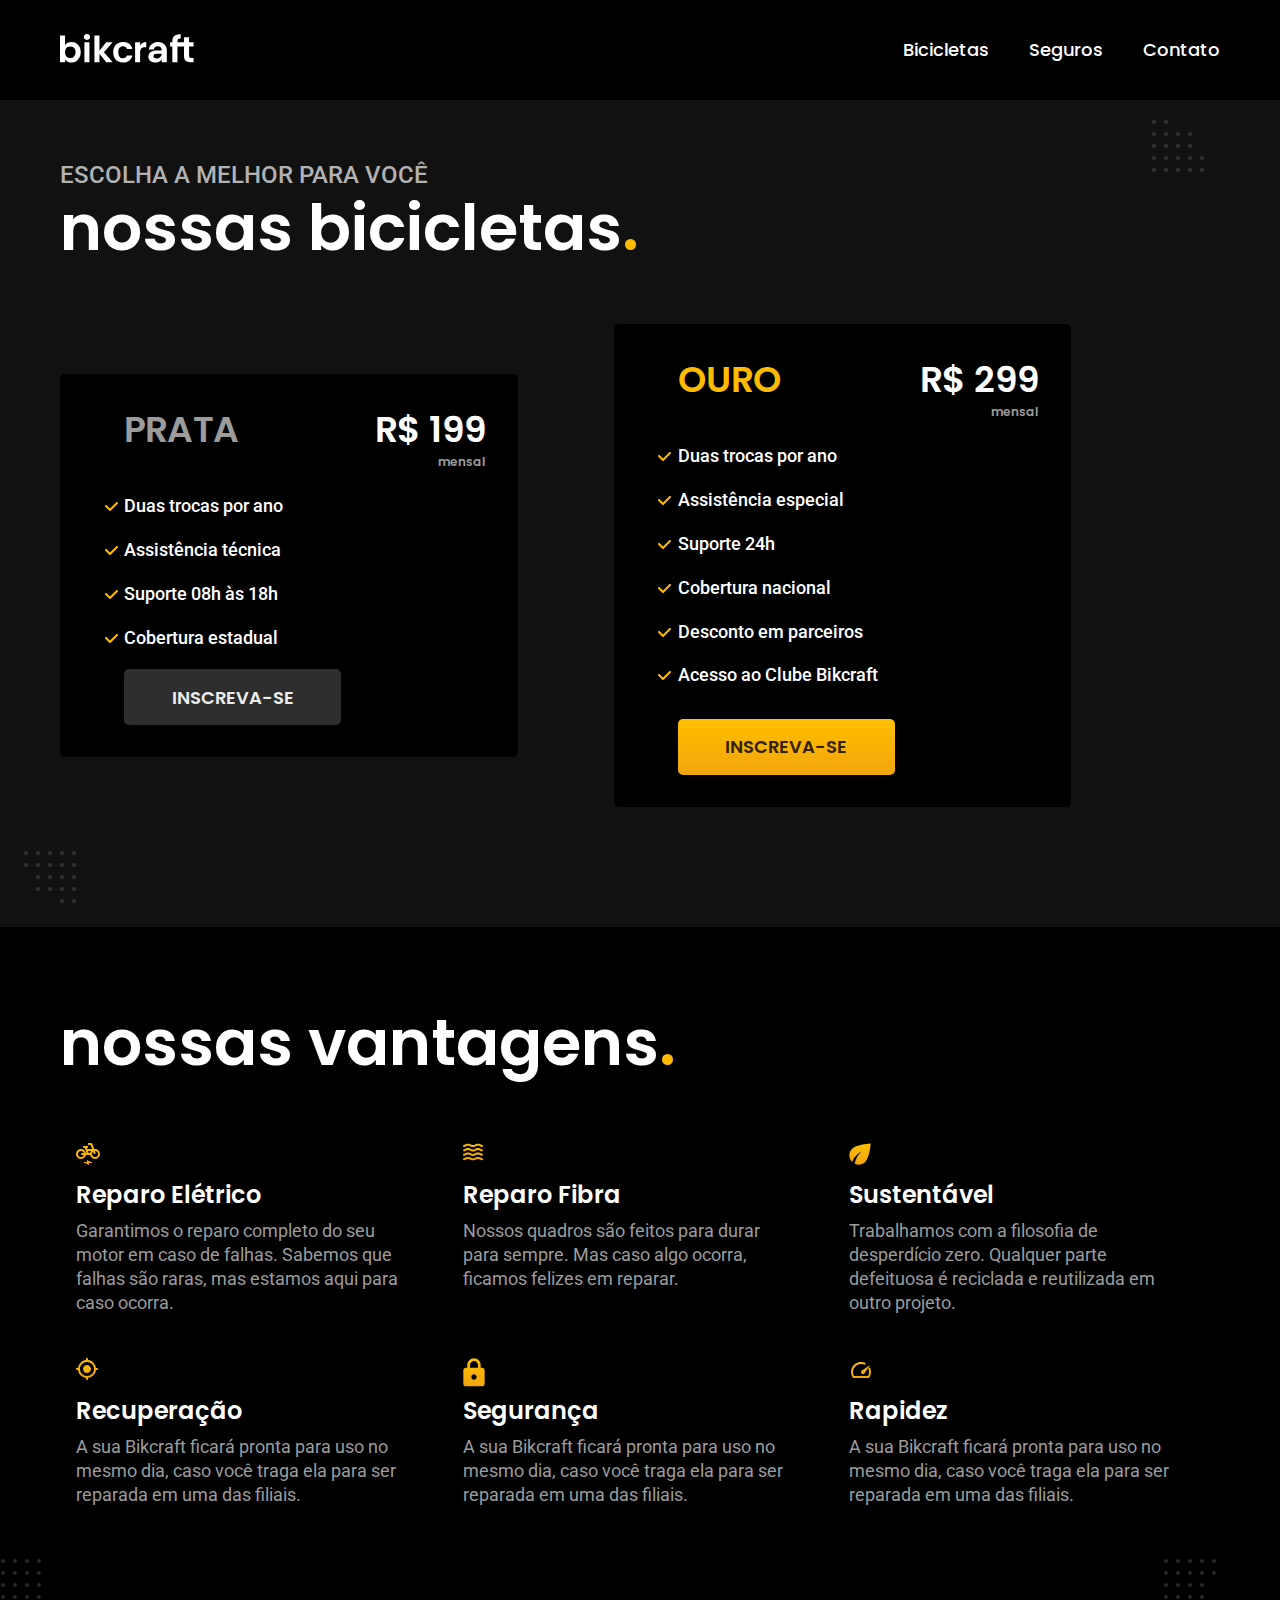
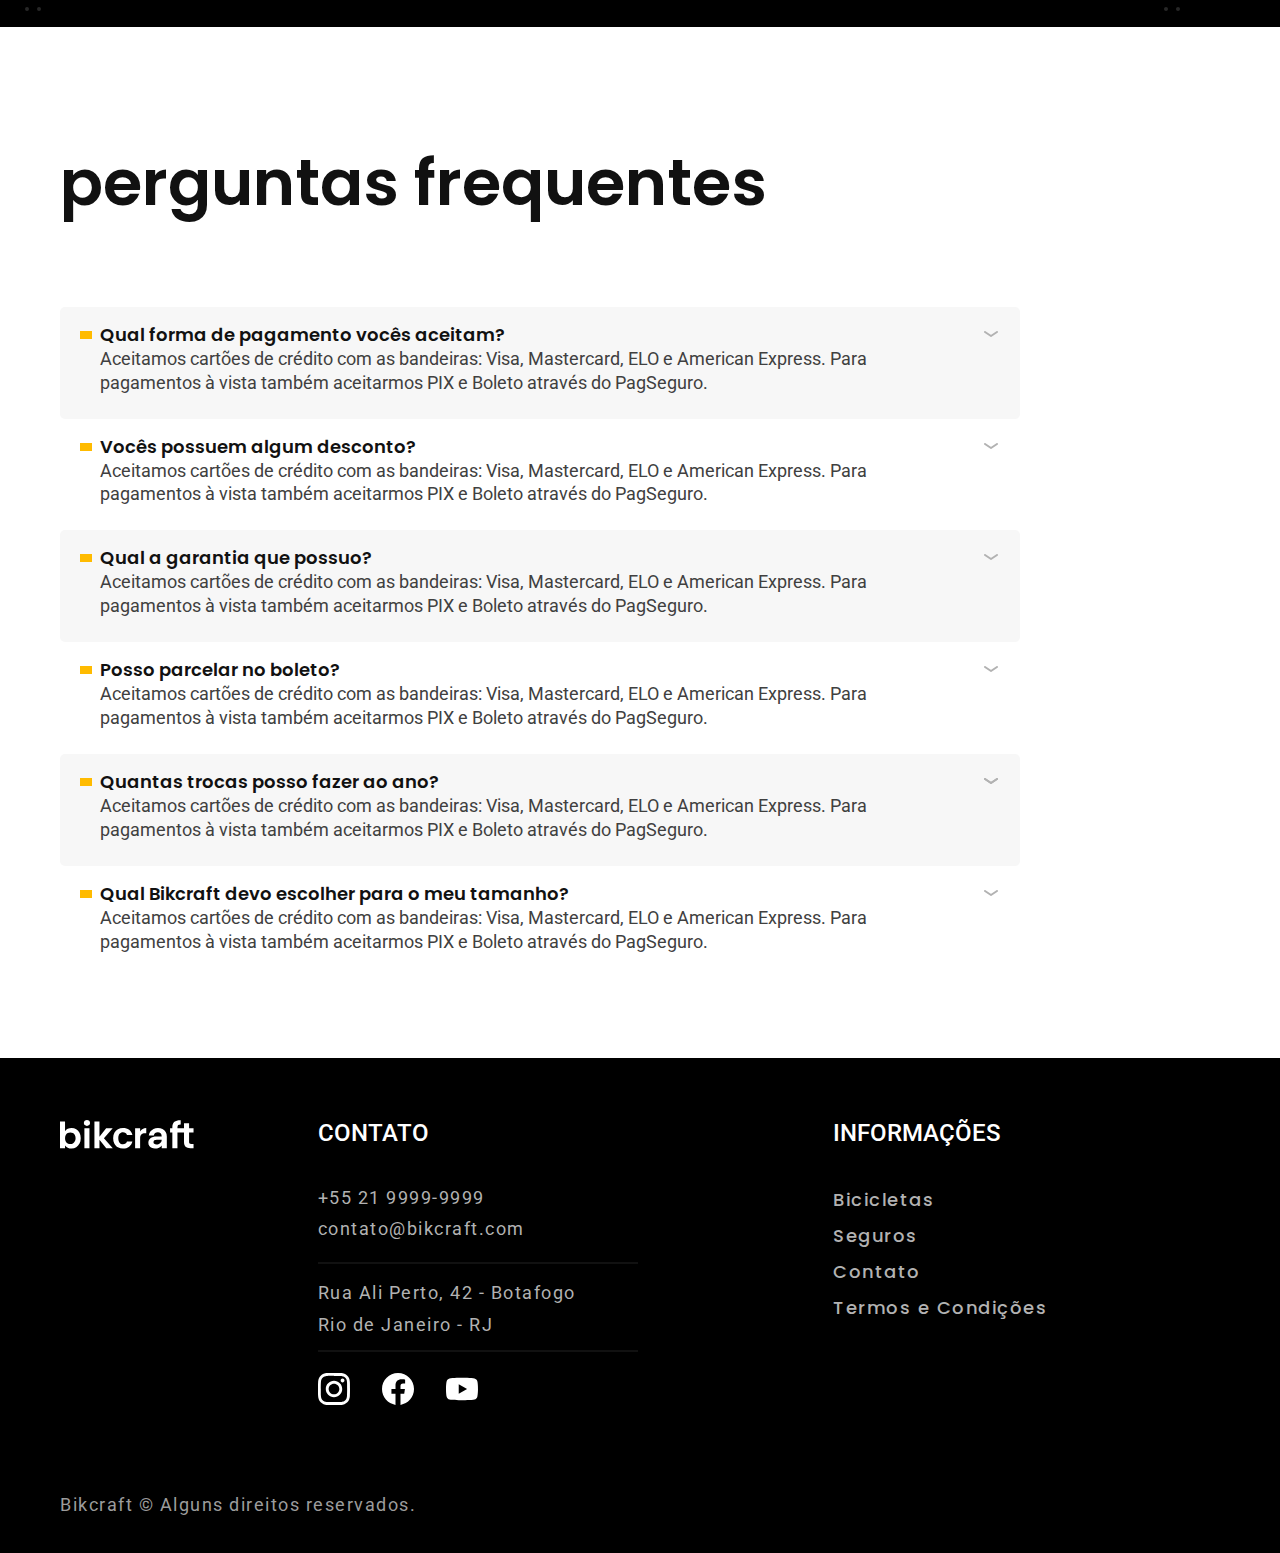
<file: insurance.html>
<!DOCTYPE html>
<html lang="pt-br">

<head>

  <meta charset="UTF-8">
  <meta name="viewport" content="width=device-width, initial-scale=1.0">
  <meta name="description" content="Seguros Bikcraft">
  <link rel="stylesheet" href="./import.css">
  <title>Seguros - Bikcraft</title>

</head>

<body id="seguros">

  <main class="seguros-home-bg">

    <header class=" header-bg">

      <div class="container header">

        <a href="./">
          <img src="/assets/Logo.svg" alt="Bikcraft"></a>


        <nav aria-label="primaria">

          <ul class="list-nav">
            <li><a href="./bike.html">Bicicletas</a></li>
            <li><a href="/insurance.html">Seguros</a></li>
            <li><a href="/contact.html">Contato</a></li>
          </ul>

        </nav>
      </div>
    </header>

    <div class="container introducao-seguro">
      <p>ESCOLHA A MELHOR PARA VOCÊ</p>
      <h1 class="titulo seguro-titulo">nossas bicicletas<span class="ponto">.</span></h1>
    </div>

    <div class="container seguros-home">


      <div class="grid-seguros-home">

        <div class="container-seguros-home c1">

          <div>
            <ul>
              <li class="prata">PRATA</li>
              <li><span class="lista-detalhe"></span>Duas trocas por ano</li>
              <li><span class="lista-detalhe"></span>Assistência técnica</li>
              <li><span class="lista-detalhe"></span>Suporte 08h às 18h</li>
              <li><span class="lista-detalhe"></span>Cobertura estadual</li>
            </ul>
          </div>

          <div class="investimento">
            <span class="valor-seguros">R$ 199</span>
            <span>mensal</span>
          </div>

          <div>
            <a class="botao secundario" href="./budget.html">INSCREVA-SE</a>
          </div>

        </div>

        <div class="container-seguros-home">

          <div>
            <ul>
              <li class="ouro">OURO</li>
              <li><span class="lista-detalhe"></span>Duas trocas por ano</li>
              <li><span class="lista-detalhe"></span>Assistência especial</li>
              <li><span class="lista-detalhe"></span>Suporte 24h</li>
              <li><span class="lista-detalhe"></span>Cobertura nacional</li>
              <li><span class="lista-detalhe"></span>Desconto em parceiros</li>
              <li><span class="lista-detalhe"></span>Acesso ao Clube Bikcraft</li>
            </ul>
          </div>

          <div class="investimento">
            <span class="valor-seguros">R$ 299</span>
            <span>mensal</span>
          </div>

          <div>
            <a class="botao golden" href="./budget.html">INSCREVA-SE</a>
          </div>
        </div>

      </div>

    </div>

  </main>

  <article class="vantagens-insurance-bg">
    <div class="vantagens-insurance container">
      <h2 class="titulo">nossas vantagens<span class="ponto">.</span></h2>

      <div class="insurance-grid1">

        <div>
          <h3 class="insurance-eletrico">Reparo Elétrico</h3>
          <p>Garantimos o reparo completo do seu motor em caso de falhas. Sabemos que falhas são raras, mas estamos aqui para caso ocorra.</p>
        </div>

        <div>
          <h3 class="insurance-carbono">Reparo Fibra</h3>
          <p>Nossos quadros são feitos para durar para sempre. Mas caso algo ocorra, ficamos felizes em reparar.</p>
        </div>

        <div>
          <h3 class="insurance-sustentavel">Sustentável</h3>
          <p>Trabalhamos com a filosofia de desperdício zero. Qualquer parte defeituosa é reciclada e reutilizada em outro projeto.</p>
        </div>

        <div>
          <h3 class="insurance-rastreador">Recuperação</h3>
          <p>A sua Bikcraft ficará pronta para uso no mesmo dia, caso você traga ela para ser reparada em uma das filiais.</p>
        </div>

        <div>
          <h3 class="insurance-seguranca">Segurança</h3>
          <p>A sua Bikcraft ficará pronta para uso no mesmo dia, caso você traga ela para ser reparada em uma das filiais.</p>
        </div>

        <div>
          <h3 class="insurance-rapidez">Rapidez</h3>
          <p>A sua Bikcraft ficará pronta para uso no mesmo dia, caso você traga ela para ser reparada em uma das filiais.</p>
        </div>
      </div>
    </div>
  </article>


  <article class="perguntas-insurance container">

    <h2 class="titulo">perguntas frequentes</h2>

    <dl>

      <div>
        <dt>Qual forma de pagamento vocês aceitam?</dt>
        <dd>Aceitamos cartões de crédito com as bandeiras: Visa, Mastercard, ELO e American Express. Para pagamentos à vista também aceitarmos PIX e Boleto através do PagSeguro.</dd>
      </div>

      <div>
        <dt>Vocês possuem algum desconto?</dt>
        <dd>Aceitamos cartões de crédito com as bandeiras: Visa, Mastercard, ELO e American Express. Para pagamentos à vista também aceitarmos PIX e Boleto através do PagSeguro.</dd>
      </div>

      <div>
        <dt>Qual a garantia que possuo?</dt>
        <dd>Aceitamos cartões de crédito com as bandeiras: Visa, Mastercard, ELO e American Express. Para pagamentos à vista também aceitarmos PIX e Boleto através do PagSeguro.</dd>
      </div>

      <div>
        <dt>Posso parcelar no boleto?</dt>
        <dd>Aceitamos cartões de crédito com as bandeiras: Visa, Mastercard, ELO e American Express. Para pagamentos à vista também aceitarmos PIX e Boleto através do PagSeguro.</dd>
      </div>

      <div>
        <dt>Quantas trocas posso fazer ao ano?
        <dt>
        <dd>Aceitamos cartões de crédito com as bandeiras: Visa, Mastercard, ELO e American Express. Para pagamentos à vista também aceitarmos PIX e Boleto através do PagSeguro.</dd>
      </div>

      <div>
        <dt>Qual Bikcraft devo escolher para o meu tamanho?</dt>
        <dd>Aceitamos cartões de crédito com as bandeiras: Visa, Mastercard, ELO e American Express. Para pagamentos à vista também aceitarmos PIX e Boleto através do PagSeguro.</dd>
      </div>



    </dl>

  </article>


  <footer class="footer">

    <div class="footer-grid container">

      <div class="logo">
        <a href="./"><img src="/assets/Logo.svg" alt="Bikcraft"></a>
      </div>

      <div class="footer-detalhe">
        <span class="footer-opcoes">CONTATO</span>

        <ul class="contact">
          <li><a href="tel:+55219999-9999">+55 21 9999-9999</a></li>
          <li><a href="mailto:contato@bikcraft.com">contato@bikcraft.com</a></li>
          <li>Rua Ali Perto, 42 - Botafogo</li>
          <li>Rio de Janeiro - RJ</li>
        </ul>

        <div class="redes">

          <a href="">
            <img src="/assets/icones/instagram.svg" alt="Instagram">
          </a>

          <a href="">
            <img src="/assets/icones/facebook.svg" alt="Facebook">
          </a>

          <a href="">
            <img src="/assets/icones/youtube.svg" alt="Youtube">
          </a>

        </div>

      </div>


      <nav>
        <span class="footer-opcoes">INFORMAÇÕES</span>

        <ul class="info">
          <li>
            <a href="./bike.html">Bicicletas
            </a>
          </li>

          <li>
            <a href="./insurance.html">Seguros
            </a>
          </li>

          <li>
            <a href="./contact.html">Contato
            </a>
          </li>

          <li>
            <a href="./terms.html">Termos e Condições
            </a>
          </li>


        </ul>
      </nav>

    </div>

    <p class="container direitos">Bikcraft © Alguns direitos reservados.</p>

  </footer>

</body>

</html>
</file>
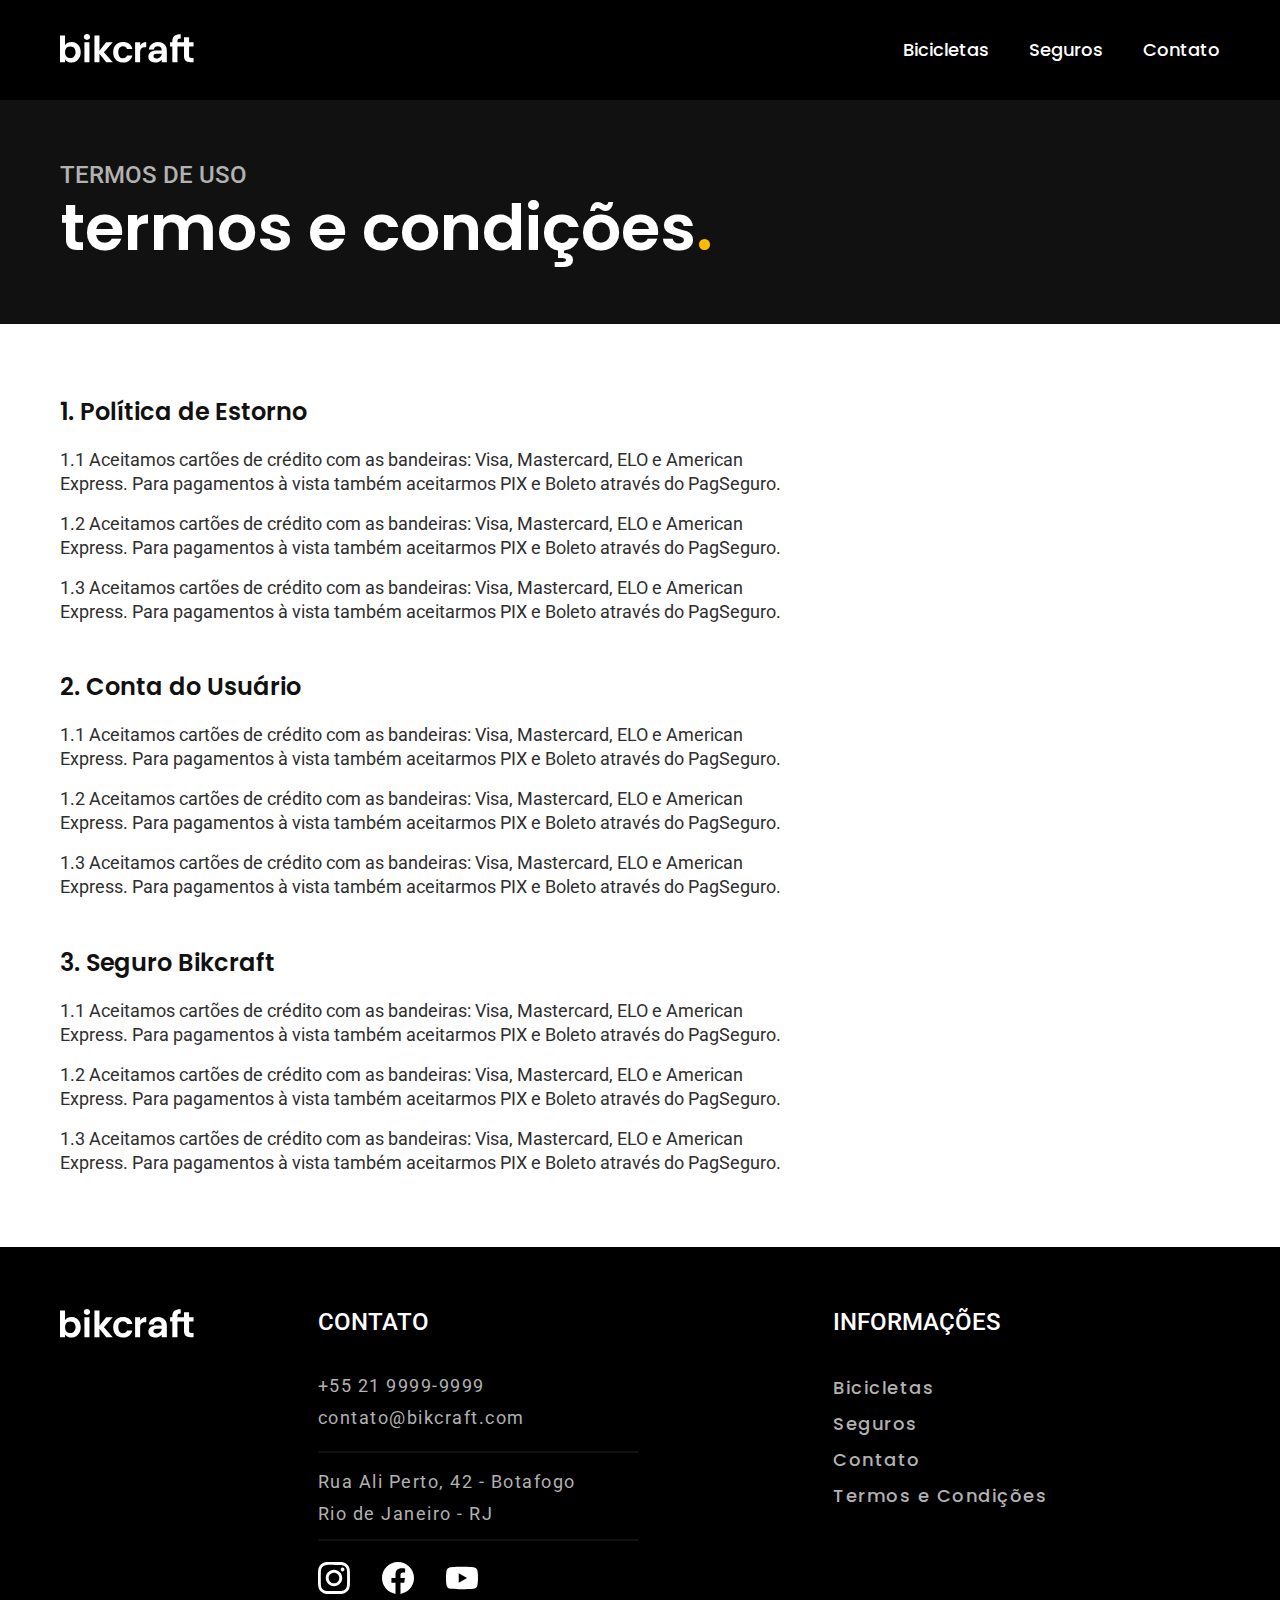
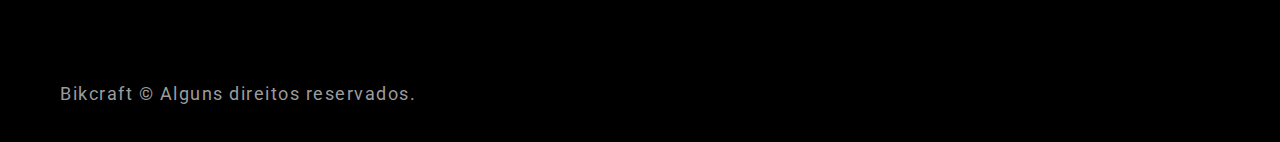
<file: terms.html>
<!DOCTYPE html>
<html lang="pt-br">

<head>

  <meta charset="UTF-8">
  <meta name="viewport" content="width=device-width, initial-scale=1.0">
  <meta name="description" content="Termos e Condições Bikcraft.">
  <link rel="stylesheet" href="./import.css">
  <title>Termos e Condições | Bikcraft</title>

</head>

<body id="terms">

  <header class="header-bg">

    <div class="container header">

      <a href="./">
        <img src="/assets/Logo.svg" alt="Bikcraft"></a>


      <nav aria-label="primaria">

        <ul class="list-nav">
          <li><a href="./bike.html">Bicicletas</a></li>
          <li><a href="/insurance.html">Seguros</a></li>
          <li><a href="/contact.html">Contato</a></li>
        </ul>

      </nav>
    </div>
  </header>

  <main>

    <div class="introducao-terms-bg">
      <div class="container introducao-terms">
        <p>TERMOS DE USO</p>
        <h1 class=" titulo terms-titulo">termos e condições</h1>
      </div>
    </div>

    <section class="container termos-terms">

      <div>
        <h2 class="terms-subtitulo">
          1. Política de Estorno
        </h2>

        <ul class="terms-rules">
          <li>1.1 Aceitamos cartões de crédito com as bandeiras: Visa, Mastercard, ELO e American Express. Para pagamentos à vista também aceitarmos PIX e Boleto através do PagSeguro.
          </li>
          <li>1.2 Aceitamos cartões de crédito com as bandeiras: Visa, Mastercard, ELO e American Express. Para pagamentos à vista também aceitarmos PIX e Boleto através do PagSeguro.
          </li>
          <li>1.3 Aceitamos cartões de crédito com as bandeiras: Visa, Mastercard, ELO e American Express. Para pagamentos à vista também aceitarmos PIX e Boleto através do PagSeguro.
          </li>
        </ul>

      </div>


      <div>
        <h2 class="terms-subtitulo">
          2. Conta do Usuário
        </h2>

        <ul class="terms-rules">
          <li>1.1 Aceitamos cartões de crédito com as bandeiras: Visa, Mastercard, ELO e American Express. Para pagamentos à vista também aceitarmos PIX e Boleto através do PagSeguro.
          </li>
          <li>1.2 Aceitamos cartões de crédito com as bandeiras: Visa, Mastercard, ELO e American Express. Para pagamentos à vista também aceitarmos PIX e Boleto através do PagSeguro.
          </li>
          <li>1.3 Aceitamos cartões de crédito com as bandeiras: Visa, Mastercard, ELO e American Express. Para pagamentos à vista também aceitarmos PIX e Boleto através do PagSeguro.
          </li>
        </ul>

      </div>


      <div>
        <h2 class="terms-subtitulo">
          3. Seguro Bikcraft
        </h2>

        <ul class="terms-rules">
          <li>1.1 Aceitamos cartões de crédito com as bandeiras: Visa, Mastercard, ELO e American Express. Para pagamentos à vista também aceitarmos PIX e Boleto através do PagSeguro.
          </li>
          <li>1.2 Aceitamos cartões de crédito com as bandeiras: Visa, Mastercard, ELO e American Express. Para pagamentos à vista também aceitarmos PIX e Boleto através do PagSeguro.
          </li>
          <li>1.3 Aceitamos cartões de crédito com as bandeiras: Visa, Mastercard, ELO e American Express. Para pagamentos à vista também aceitarmos PIX e Boleto através do PagSeguro.
          </li>
        </ul>

      </div>


    </section>

    <footer class="footer">

      <div class="footer-grid container">

        <div class="logo">
          <a href="./"><img src="/assets/Logo.svg" alt="Bikcraft"></a>
        </div>

        <div class="footer-detalhe">
          <span class="footer-opcoes">CONTATO</span>

          <ul class="contact">
            <li><a href="tel:+55219999-9999">+55 21 9999-9999</a></li>
            <li><a href="mailto:contato@bikcraft.com">contato@bikcraft.com</a></li>
            <li>Rua Ali Perto, 42 - Botafogo</li>
            <li>Rio de Janeiro - RJ</li>
          </ul>

          <div class="redes">

            <a href="">
              <img src="/assets/icones/instagram.svg" alt="Instagram">
            </a>

            <a href="">
              <img src="/assets/icones/facebook.svg" alt="Facebook">
            </a>

            <a href="">
              <img src="/assets/icones/youtube.svg" alt="Youtube">
            </a>

          </div>

        </div>


        <nav>
          <span class="footer-opcoes">INFORMAÇÕES</span>

          <ul class="info">
            <li>
              <a href="./bike.html">Bicicletas
              </a>
            </li>

            <li>
              <a href="./insurance.html">Seguros
              </a>
            </li>

            <li>
              <a href="./contact.html">Contato
              </a>
            </li>

            <li>
              <a href="./terms.html">Termos e Condições
              </a>
            </li>


          </ul>
        </nav>

      </div>

      <p class="container direitos">Bikcraft © Alguns direitos reservados.</p>

    </footer>
  </main>
</body>
</file>
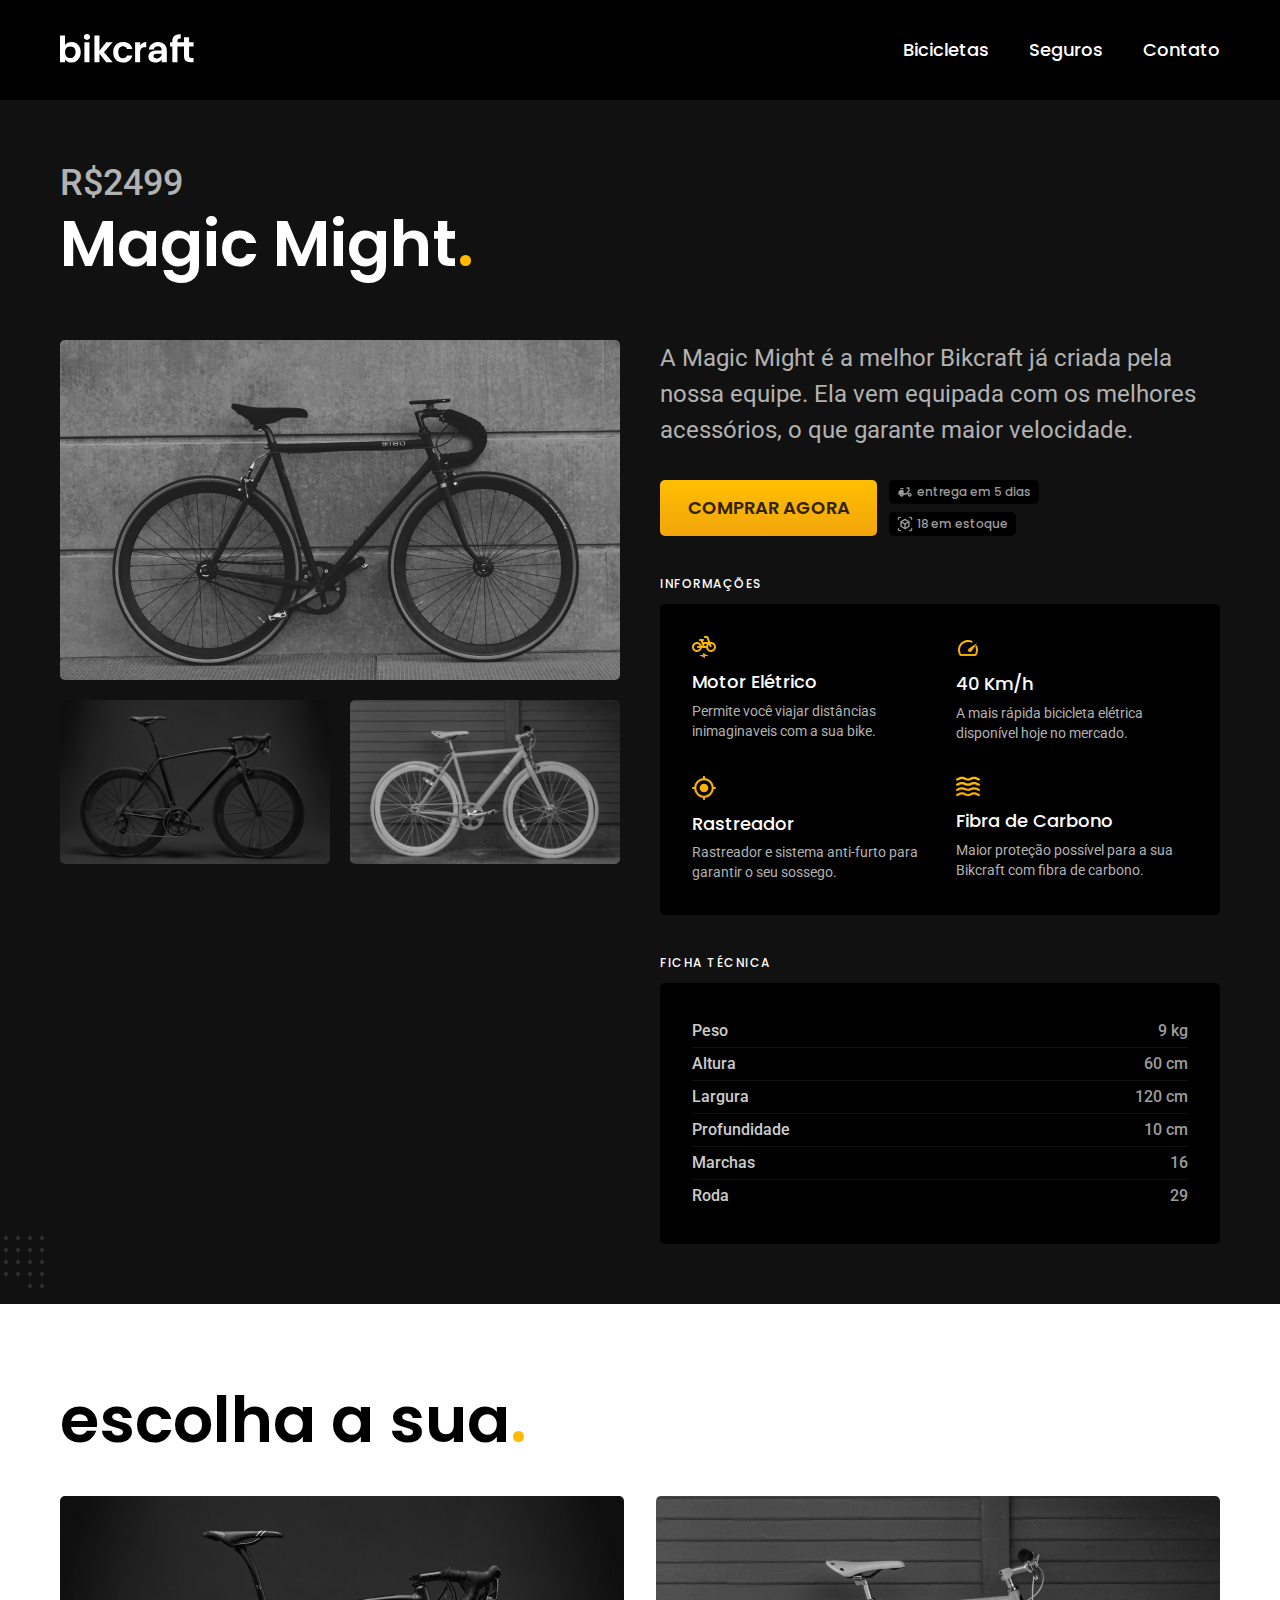
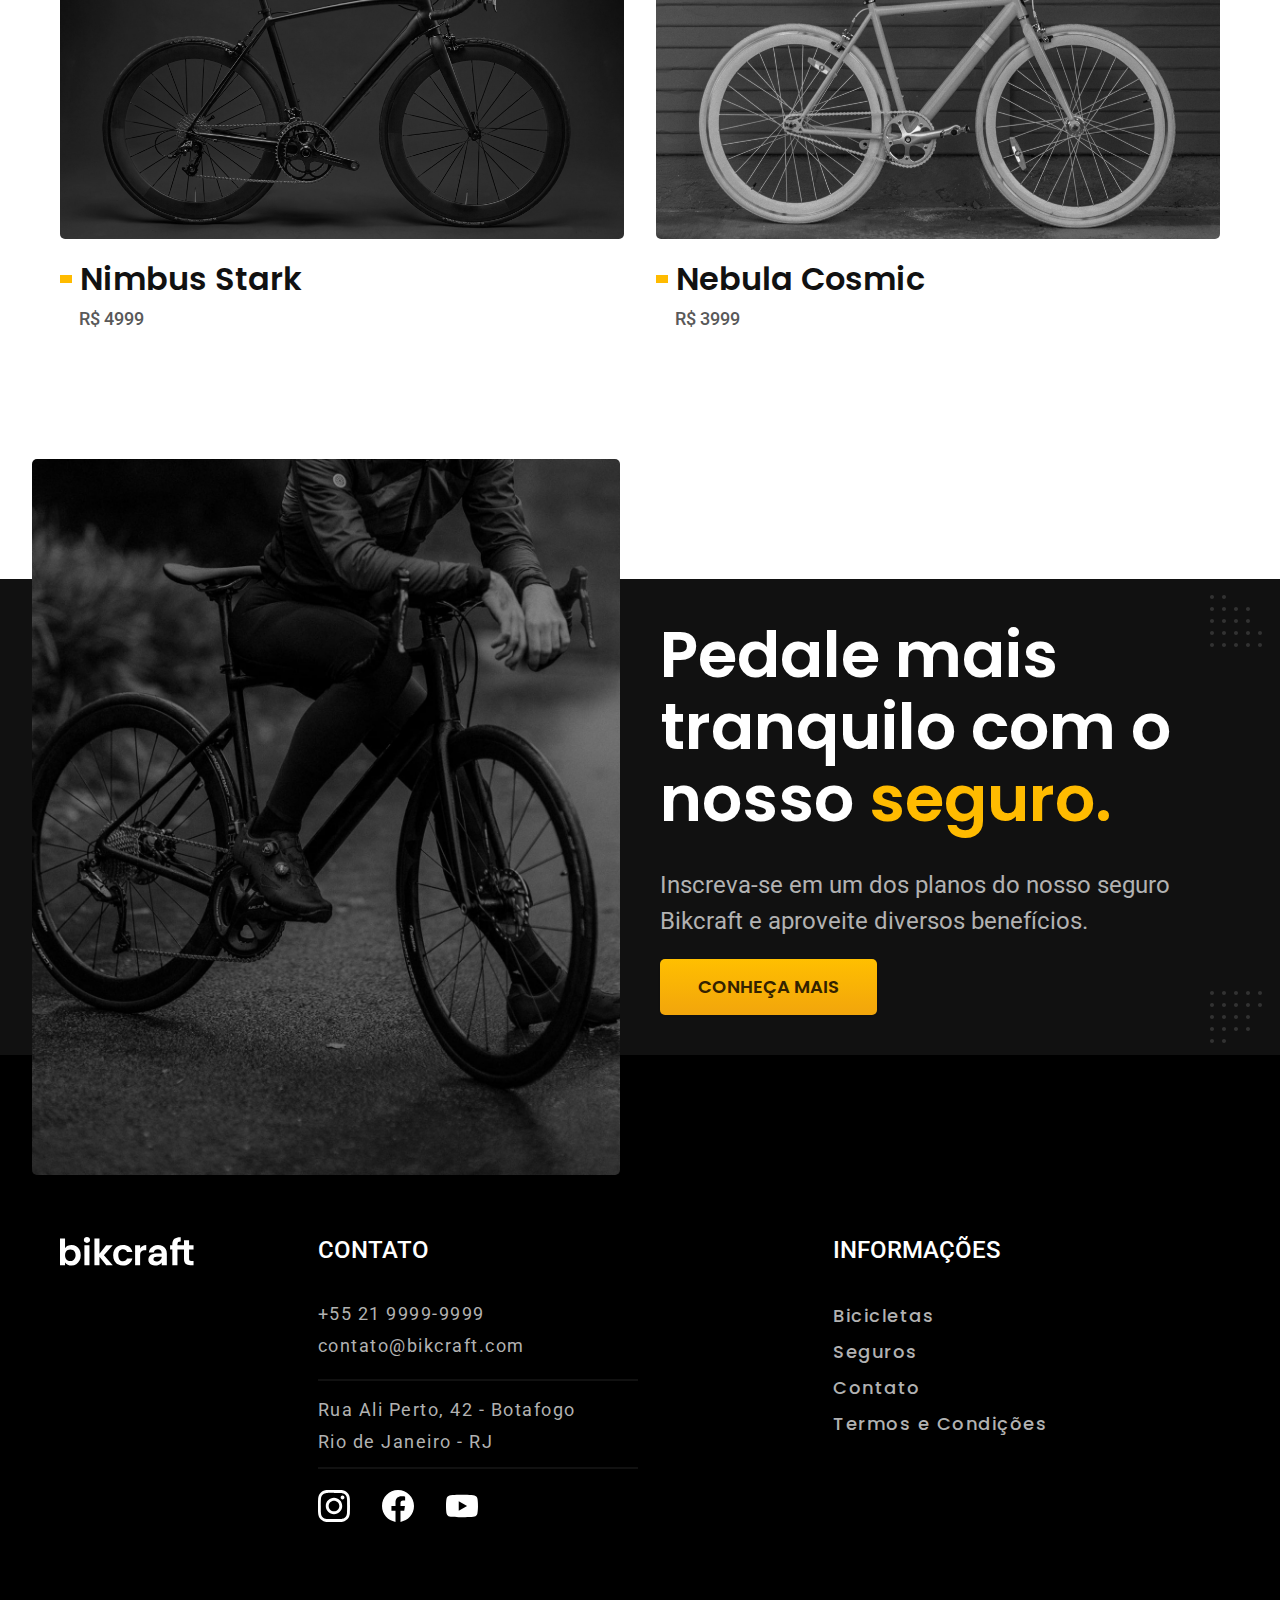
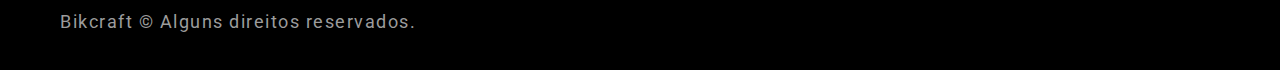
<file: bicicletas/magic.html>
<!DOCTYPE html>
<html lang="pt-br">

<head>

  <meta charset="UTF-8">
  <meta name="viewport" content="width=device-width, initial-scale=1.0">
  <meta name="description" content="Magic Might Bikcraft">
  <link rel="stylesheet" href="../import.css">
  <title>Magic Might - Bikcraft</title>

</head>

<body id="bike-inter">

  <main class="bike-inter-bg">

    <header class="header-bg">

      <div class="container header">

        <a href="./">
          <img src="/assets/Logo.svg" alt="Bikcraft"></a>


        <nav aria-label="primaria">

          <ul class="list-nav">
            <li><a href="../bike.html">Bicicletas</a></li>
            <li><a href="/insurance.html">Seguros</a></li>
            <li><a href="/contact.html">Contato</a></li>
          </ul>

        </nav>
      </div>
    </header>


    <div class="bicicleta-interna container">

      <span>R$2499</span>
      <h1 class="titulo">Magic Might<span class=" ponto">.</span></h1>

      <div class="introducao-bicicletas">

        <div class="bicicletas-imagens">
          <img src=" /assets/bike/magic.jpg"" alt="">
          <img src=" /assets/bike/nimbus.jpg" alt="">
          <img src="/assets/bike/nebula.jpg"" alt="">

        </div>

        <div class=" nimbus-texto">
          <p class="texto">A Magic Might é a melhor Bikcraft já criada pela nossa equipe. Ela vem equipada com os melhores acessórios, o que garante maior velocidade.</p>

          <div class="bicicleta-comprar">

            <a class="botao" href="/budget.html">COMPRAR AGORA</a>

            <span><img src="/assets/icones/entrega.svg" alt="">entrega em 5 dias</span>

            <span><img src="/assets/icones/estoque.svg" alt="">18 em estoque</span>

          </div>

          <h2>INFORMAÇÕES</h2>

          <ul class="bicicletas-informacoes">

            <li>
              <img src="/assets/icones/elétrico.svg" alt="">
              <h3 class="motor-inter">Motor Elétrico</h3>
              <p>Permite você viajar distâncias inimaginaveis com a sua bike.</p>
            </li>

            <li>
              <img src="/assets/icones/velocidade.svg" alt="">
              <h3>40 Km/h</h3>
              <p>A mais rápida bicicleta elétrica disponível hoje no mercado.</p>
            </li>

            <li>
              <img src="/assets/icones/rastreador.svg" alt="">
              <h3>Rastreador</h3>
              <p>Rastreador e sistema anti-furto para garantir o seu sossego.
              </p>
            </li>

            <li>
              <img src="/assets/icones/carbono.svg" alt="">
              <h3>Fibra de Carbono</h3>
              <p>Maior proteção possível para a sua Bikcraft com fibra de carbono.

              </p>
            </li>

          </ul>

          <h2>FICHA TÉCNICA</h2>

          <ul class="bicicletas-fichatecnica">

            <li>Peso<span>9 kg</span></li>
            <li>Altura<span>60 cm</span></li>
            <li>Largura<span>120 cm</span></li>
            <li>Profundidade<span>10 cm</span></li>
            <li>Marchas<span>16</span></li>
            <li>Roda<span>29</span></li>

          </ul>

        </div>

      </div>


  </main>

  <article class="galeria-home container">
    <h2 class="titulo galeria">escolha a sua<span class="ponto">.
      </span>
    </h2>

    <ul class="container-galeria-home ">

      <a href="../bicicletas/nimbus.html">
        <li class="galeria-fotos-home">
          <div class="subcontainer-galeria-home"><img src="/assets/bike/nimbus.jpg" alt="Bicicleta branca"></div>
          <h3 class="detalhe-galeria">Nimbus Stark</h3>
          <p>R$ 4999</p>
        </li>
      </a>

      <a href="../bicicletas/nebula.html">
        <li class="galeria-fotos-home">
          <div class="subcontainer-galeria-home"><img src="/assets/bike/nebula.jpg" alt="Bicicleta branca"></div>
          <h3 class="detalhe-galeria">Nebula Cosmic</h3>
          <p>R$ 3999</p>
        </li>
      </a>

    </ul>

  </article>

  <section class="seguros-bike-inter-bg">

    <div class="seguros-bike-inter">

      <div class="foto-inter">
        <img src="/assets/geral/seguros.jpg" alt="">
      </div>

      <div class="seguros-bike-inter-escrita">

        <h2 class="titulo">Pedale mais tranquilo com o nosso <span class="ponto">seguro.</span></h2>

        <p>Inscreva-se em um dos planos do nosso seguro Bikcraft e aproveite diversos benefícios.</p>

        <a class="botao" href="/insurance.html">CONHEÇA MAIS</a>

      </div>
    </div>
  </section>

  <footer class="footer">

    <div class="footer-grid container">

      <div class="logo">
        <a href="./"><img src="/assets/Logo.svg" alt="Bikcraft"></a>
      </div>

      <div class="footer-detalhe">
        <span class="footer-opcoes">CONTATO</span>

        <ul class="contact">
          <li><a href="tel:+55219999-9999">+55 21 9999-9999</a></li>
          <li><a href="mailto:contato@bikcraft.com">contato@bikcraft.com</a></li>
          <li>Rua Ali Perto, 42 - Botafogo</li>
          <li>Rio de Janeiro - RJ</li>
        </ul>

        <div class="redes">

          <a href="">
            <img src="/assets/icones/instagram.svg" alt="Instagram">
          </a>

          <a href="">
            <img src="/assets/icones/facebook.svg" alt="Facebook">
          </a>

          <a href="">
            <img src="/assets/icones/youtube.svg" alt="Youtube">
          </a>

        </div>

      </div>


      <nav>
        <span class="footer-opcoes">INFORMAÇÕES</span>

        <ul class="info">
          <li>
            <a href="./bike.html">Bicicletas
            </a>
          </li>

          <li>
            <a href="./insurance.html">Seguros
            </a>
          </li>

          <li>
            <a href="./contact.html">Contato
            </a>
          </li>

          <li>
            <a href="./terms.html">Termos e Condições
            </a>
          </li>


        </ul>
      </nav>

    </div>

    <p class="container direitos">Bikcraft © Alguns direitos reservados.</p>

  </footer>

</body>

</html>
</file>
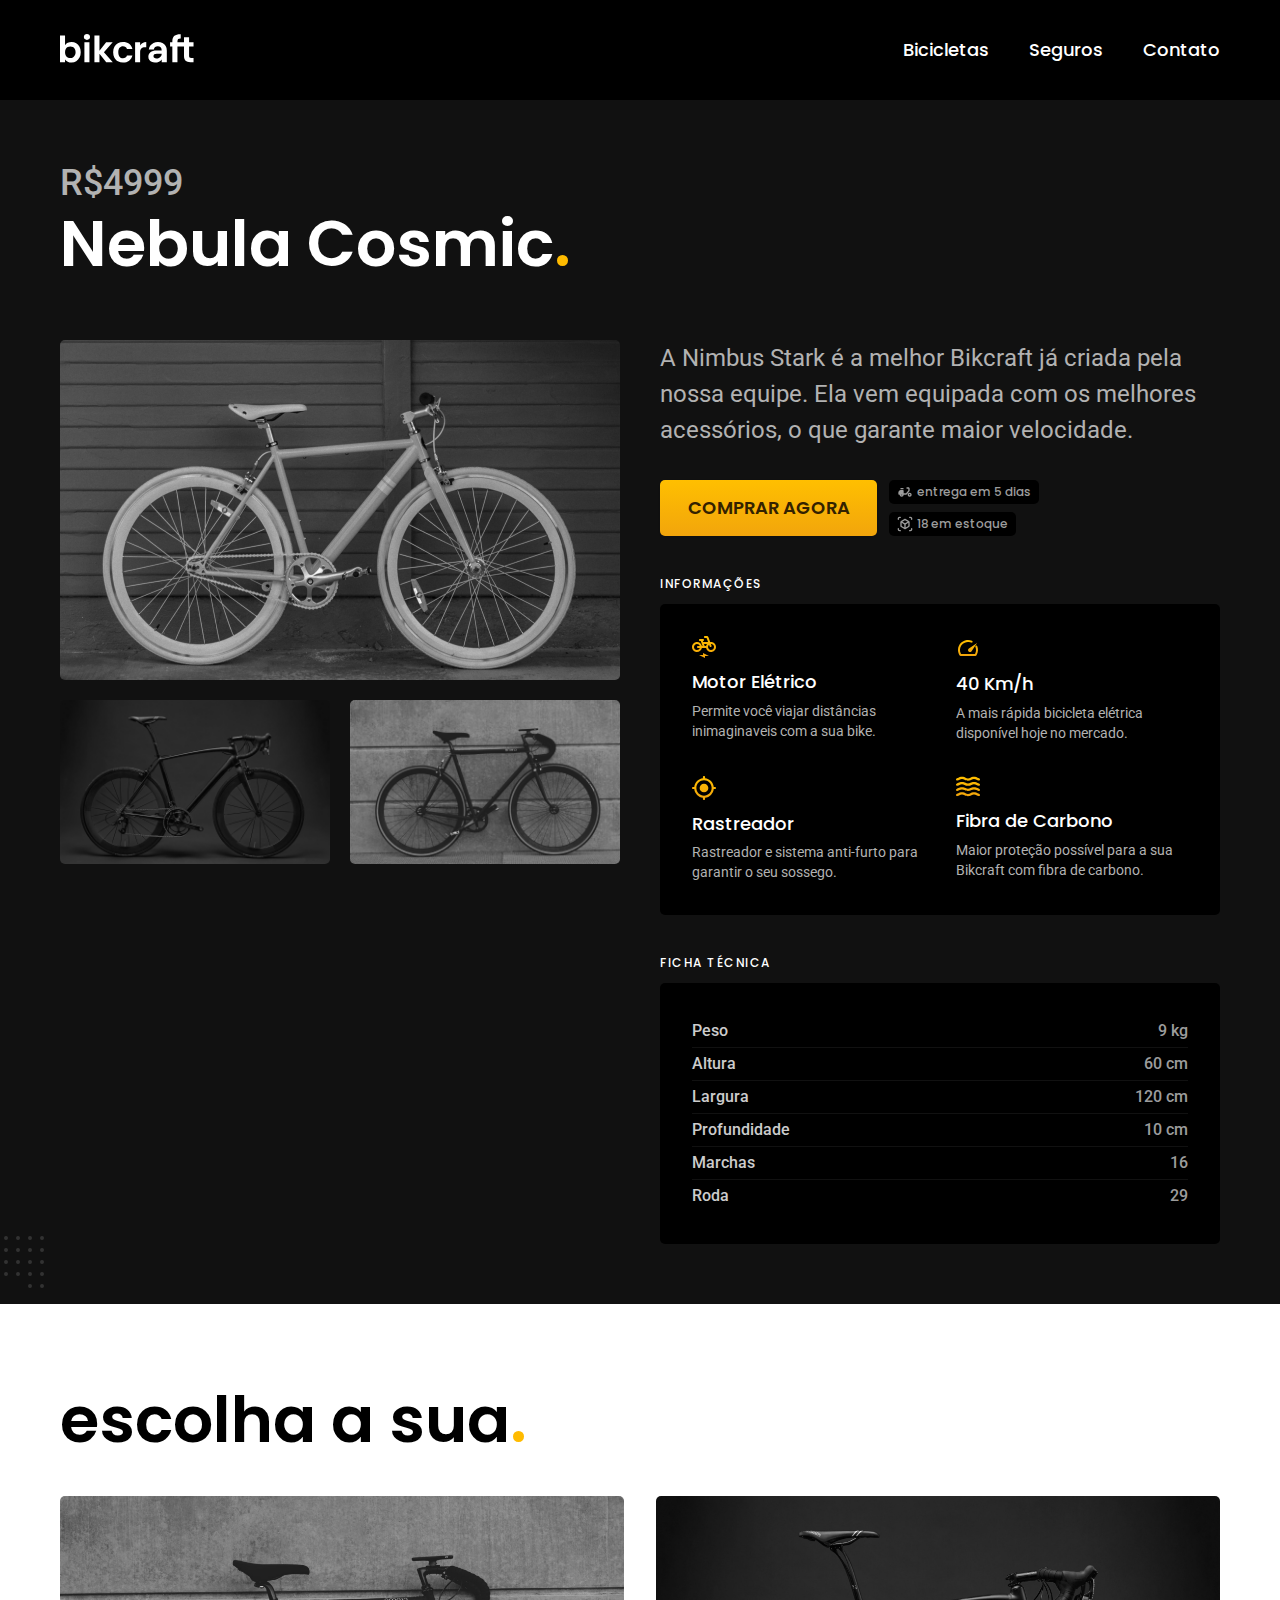
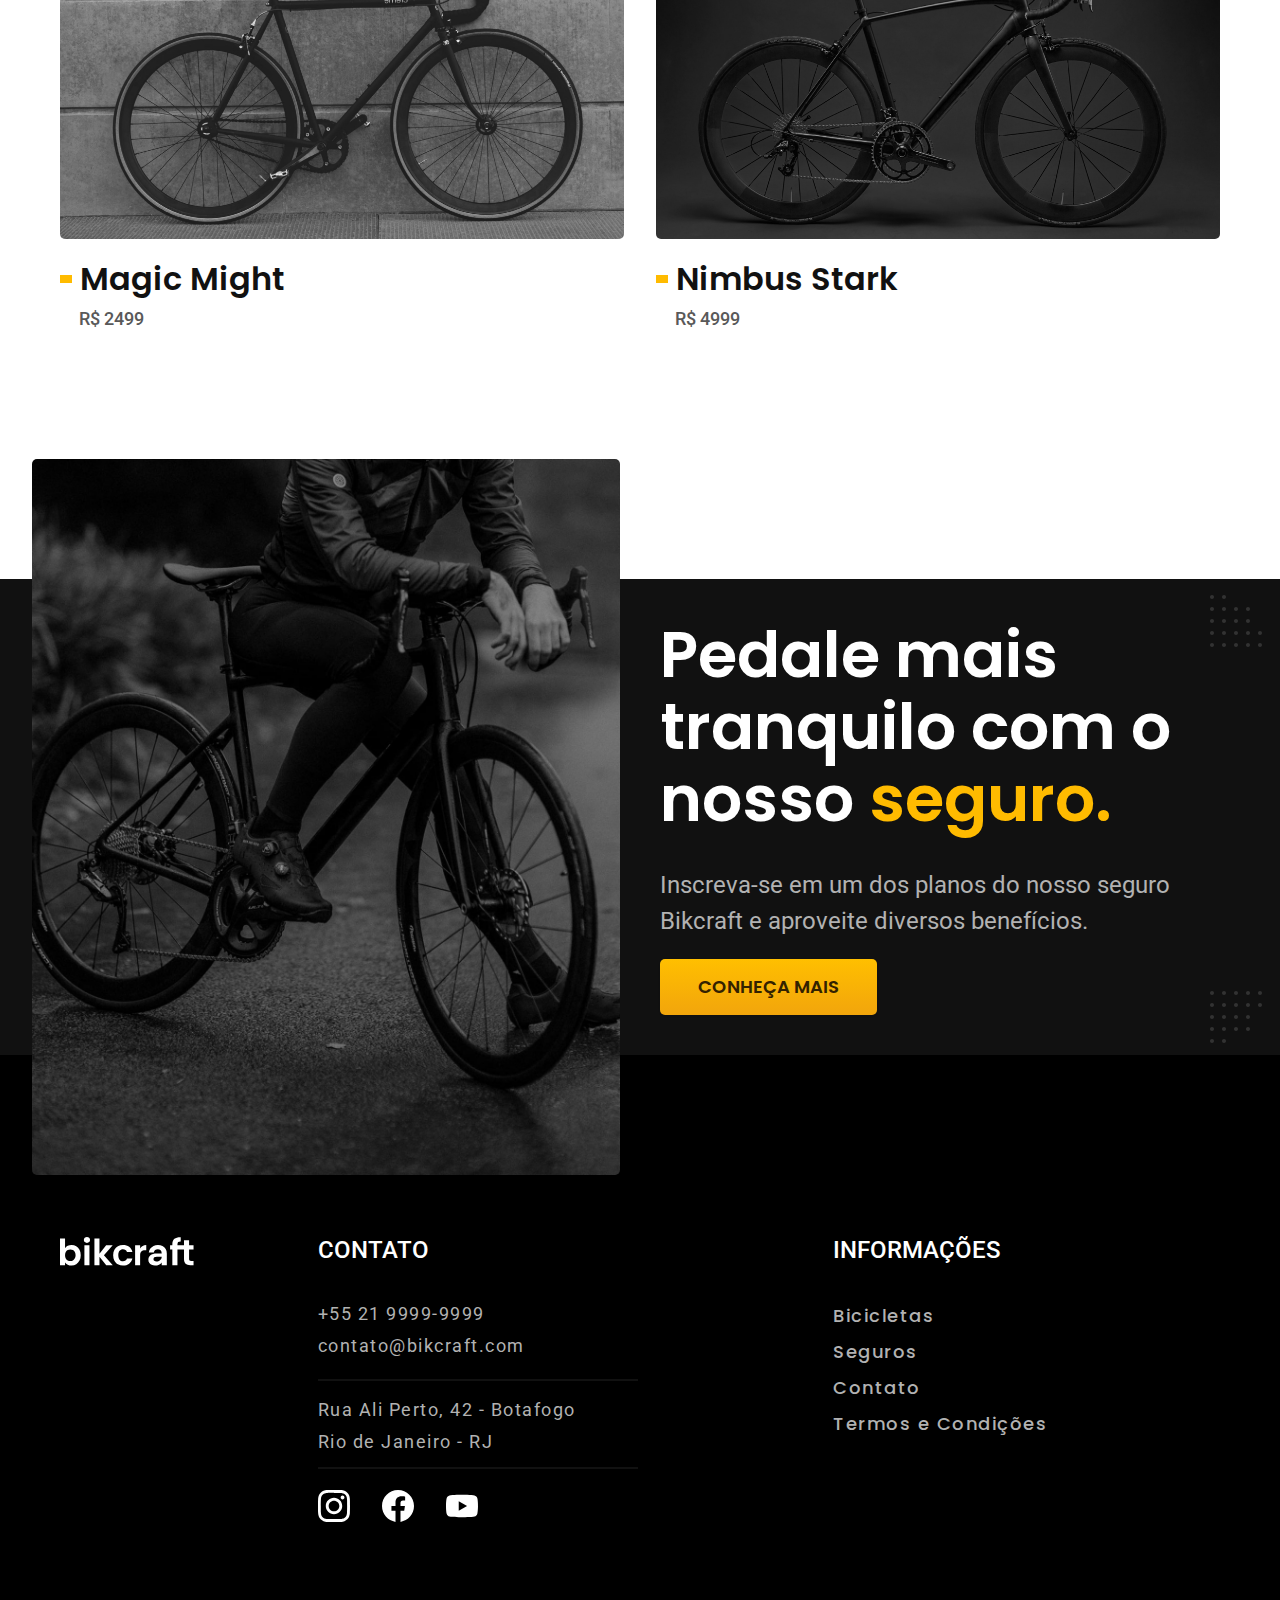
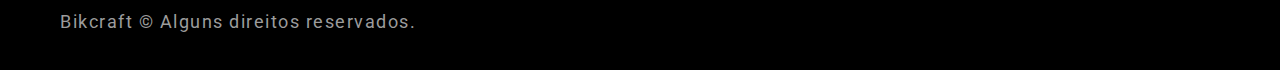
<file: bicicletas/nebula.html>
<!DOCTYPE html>
<html lang="pt-br">

<head>

  <meta charset="UTF-8">
  <meta name="viewport" content="width=device-width, initial-scale=1.0">
  <meta name="description" content="Nebula Cosmic Bikcraft">
  <link rel="stylesheet" href="../import.css">
  <title>Nebula Cosmic - Bikcraft</title>

</head>

<body id="bike-inter">

  <main class="bike-inter-bg">

    <header class="header-bg">

      <div class="container header">

        <a href="./">
          <img src="/assets/Logo.svg" alt="Bikcraft"></a>


        <nav aria-label="primaria">

          <ul class="list-nav">
            <li><a href="../bike.html">Bicicletas</a></li>
            <li><a href="/insurance.html">Seguros</a></li>
            <li><a href="/contact.html">Contato</a></li>
          </ul>

        </nav>
      </div>
    </header>


    <div class="bicicleta-interna container">

      <span>R$4999</span>
      <h1 class="titulo">Nebula Cosmic<span class=" ponto">.</span></h1>

      <div class="introducao-bicicletas">

        <div class="bicicletas-imagens">
          <img src="/assets/bike/nebula.jpg"" alt="">
          <img src=" /assets/bike/nimbus.jpg" alt="">
          <img src=" /assets/bike/magic.jpg"" alt="">

        </div>

        <div class=" nimbus-texto">
          <p class="texto">A Nimbus Stark é a melhor Bikcraft já criada pela nossa equipe. Ela vem equipada com os melhores acessórios, o que garante maior velocidade.</p>

          <div class="bicicleta-comprar">

            <a class="botao" href="/budget.html">COMPRAR AGORA</a>

            <span><img src="/assets/icones/entrega.svg" alt="">entrega em 5 dias</span>

            <span><img src="/assets/icones/estoque.svg" alt="">18 em estoque</span>

          </div>

          <h2>INFORMAÇÕES</h2>

          <ul class="bicicletas-informacoes">

            <li>
              <img src="/assets/icones/elétrico.svg" alt="">
              <h3 class="motor-inter">Motor Elétrico</h3>
              <p>Permite você viajar distâncias inimaginaveis com a sua bike.</p>
            </li>

            <li>
              <img src="/assets/icones/velocidade.svg" alt="">
              <h3>40 Km/h</h3>
              <p>A mais rápida bicicleta elétrica disponível hoje no mercado.</p>
            </li>

            <li>
              <img src="/assets/icones/rastreador.svg" alt="">
              <h3>Rastreador</h3>
              <p>Rastreador e sistema anti-furto para garantir o seu sossego.
              </p>
            </li>

            <li>
              <img src="/assets/icones/carbono.svg" alt="">
              <h3>Fibra de Carbono</h3>
              <p>Maior proteção possível para a sua Bikcraft com fibra de carbono.

              </p>
            </li>

          </ul>

          <h2>FICHA TÉCNICA</h2>

          <ul class="bicicletas-fichatecnica">

            <li>Peso<span>9 kg</span></li>
            <li>Altura<span>60 cm</span></li>
            <li>Largura<span>120 cm</span></li>
            <li>Profundidade<span>10 cm</span></li>
            <li>Marchas<span>16</span></li>
            <li>Roda<span>29</span></li>

          </ul>

        </div>

      </div>


  </main>

  <article class="galeria-home container">
    <h2 class="titulo galeria">escolha a sua<span class="ponto">.
      </span>
    </h2>

    <ul class="container-galeria-home ">

      <a href="../bicicletas/magic.html">
        <li class="galeria-fotos-home">
          <div class="subcontainer-galeria-home"><img src="/assets/bike/magic.jpg" alt="Bicicleta branca"></div>
          <h3 class="detalhe-galeria">Magic Might</h3>
          <p>R$ 2499</p>
        </li>
      </a>

      <a href="../bicicletas/nimbus.html">
        <li class="galeria-fotos-home">
          <div class="subcontainer-galeria-home"><img src="/assets/bike/nimbus.jpg" alt="Bicicleta branca"></div>
          <h3 class="detalhe-galeria">Nimbus Stark</h3>
          <p>R$ 4999</p>
        </li>
      </a>

    </ul>

  </article>

  <section class="seguros-bike-inter-bg">

    <div class="seguros-bike-inter">

      <div class="foto-inter">
        <img src="/assets/geral/seguros.jpg" alt="">
      </div>

      <div class="seguros-bike-inter-escrita">

        <h2 class="titulo">Pedale mais tranquilo com o nosso <span class="ponto">seguro.</span></h2>

        <p>Inscreva-se em um dos planos do nosso seguro Bikcraft e aproveite diversos benefícios.</p>

        <a class="botao" href="/insurance.html">CONHEÇA MAIS</a>

      </div>
    </div>
  </section>

  <footer class="footer">

    <div class="footer-grid container">

      <div class="logo">
        <a href="./"><img src="/assets/Logo.svg" alt="Bikcraft"></a>
      </div>

      <div class="footer-detalhe">
        <span class="footer-opcoes">CONTATO</span>

        <ul class="contact">
          <li><a href="tel:+55219999-9999">+55 21 9999-9999</a></li>
          <li><a href="mailto:contato@bikcraft.com">contato@bikcraft.com</a></li>
          <li>Rua Ali Perto, 42 - Botafogo</li>
          <li>Rio de Janeiro - RJ</li>
        </ul>

        <div class="redes">

          <a href="">
            <img src="/assets/icones/instagram.svg" alt="Instagram">
          </a>

          <a href="">
            <img src="/assets/icones/facebook.svg" alt="Facebook">
          </a>

          <a href="">
            <img src="/assets/icones/youtube.svg" alt="Youtube">
          </a>

        </div>

      </div>


      <nav>
        <span class="footer-opcoes">INFORMAÇÕES</span>

        <ul class="info">
          <li>
            <a href="./bike.html">Bicicletas
            </a>
          </li>

          <li>
            <a href="./insurance.html">Seguros
            </a>
          </li>

          <li>
            <a href="./contact.html">Contato
            </a>
          </li>

          <li>
            <a href="./terms.html">Termos e Condições
            </a>
          </li>


        </ul>
      </nav>

    </div>

    <p class="container direitos">Bikcraft © Alguns direitos reservados.</p>

  </footer>

</body>

</html>
</file>
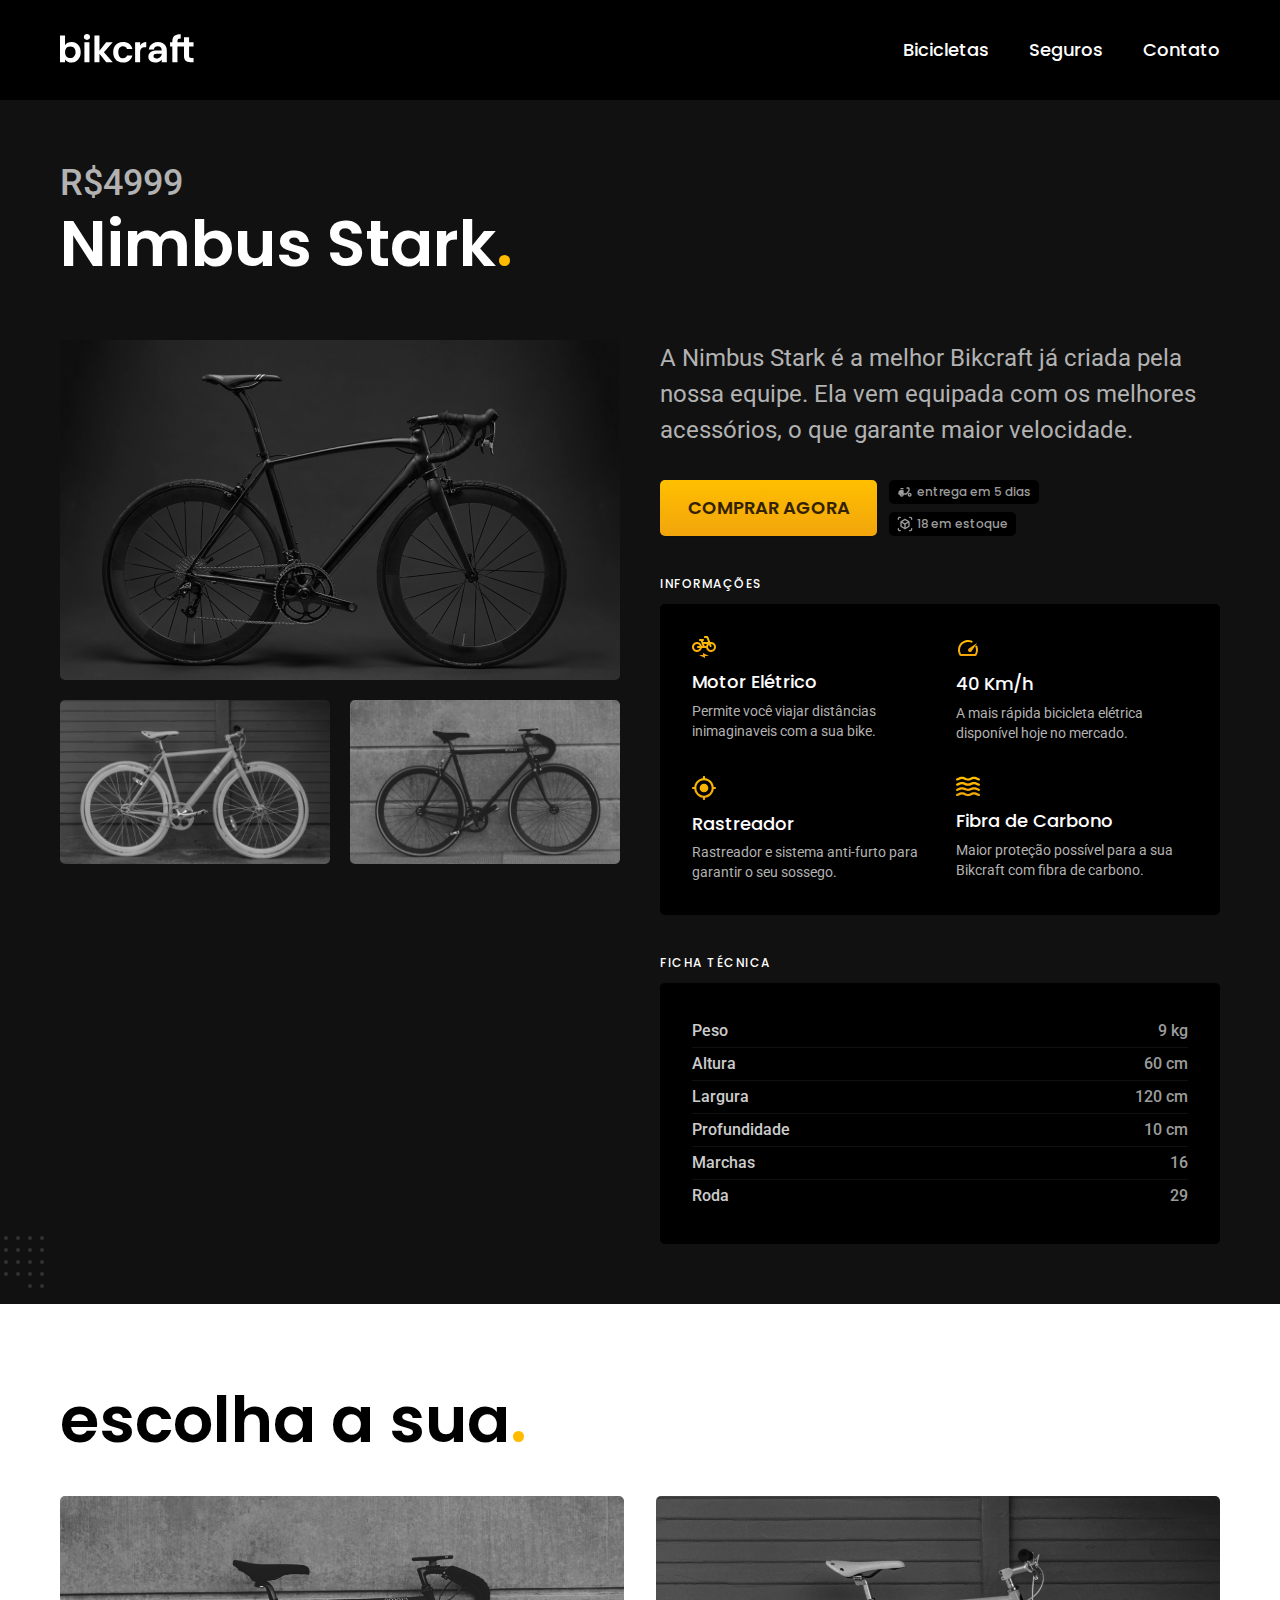
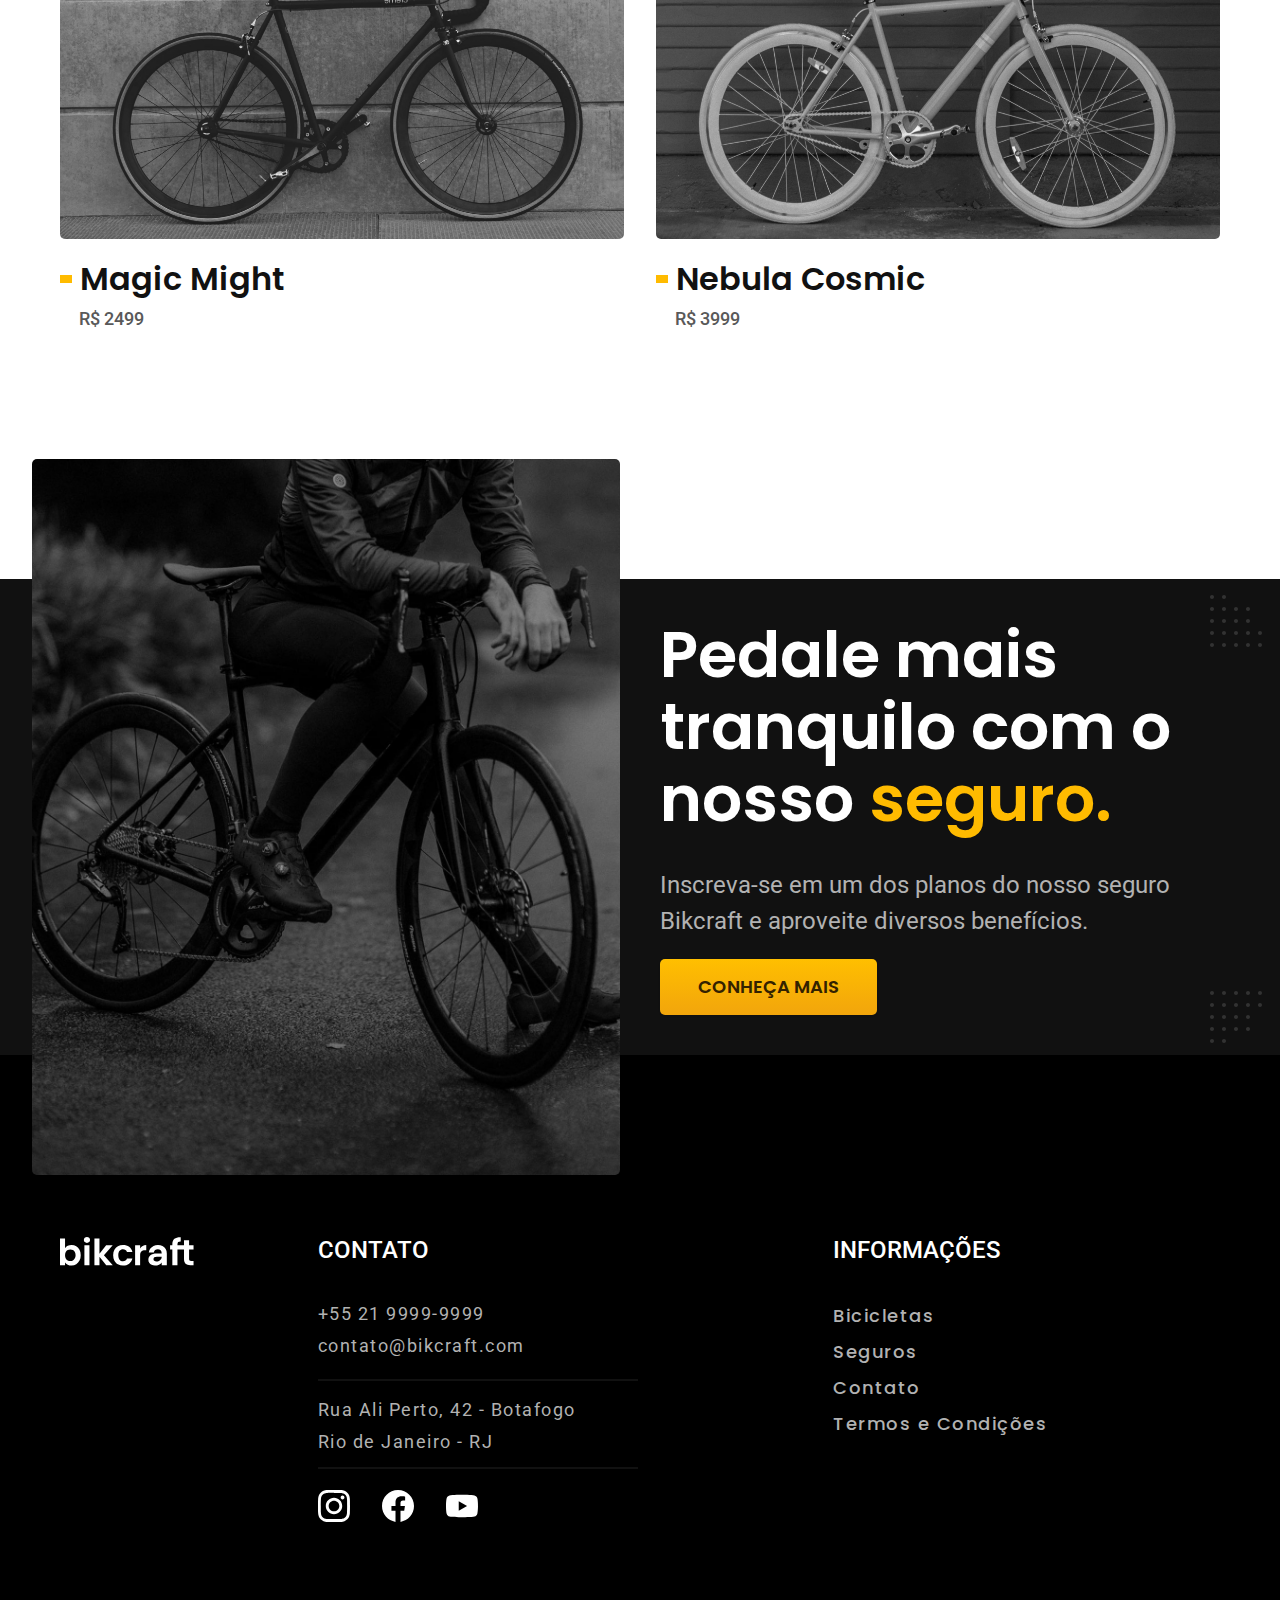
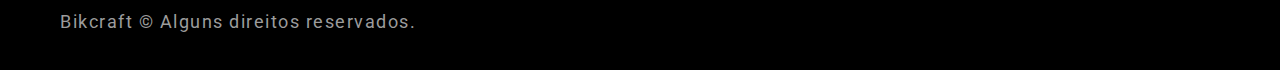
<file: bicicletas/nimbus.html>
<!DOCTYPE html>
<html lang="pt-br">

<head>

  <meta charset="UTF-8">
  <meta name="viewport" content="width=device-width, initial-scale=1.0">
  <meta name="description" content="Nimbus Stark Bikcraft">
  <link rel="stylesheet" href="../import.css">
  <title>Nimbus Stark - Bikcraft</title>

</head>

<body id="bike-inter">

  <main class="bike-inter-bg">

    <header class="header-bg">

      <div class="container header">

        <a href="./">
          <img src="/assets/Logo.svg" alt="Bikcraft"></a>


        <nav aria-label="primaria">

          <ul class="list-nav">
            <li><a href="../bike.html">Bicicletas</a></li>
            <li><a href="/insurance.html">Seguros</a></li>
            <li><a href="/contact.html">Contato</a></li>
          </ul>

        </nav>
      </div>
    </header>


    <div class="bicicleta-interna container">

      <span>R$4999</span>
      <h1 class="titulo">Nimbus Stark<span class=" ponto">.</span></h1>

      <div class="introducao-bicicletas">

        <div class="bicicletas-imagens">
          <img src=" /assets/bike/nimbus.jpg" alt="">
          <img src="/assets/bike/nebula.jpg"" alt="">
          <img src=" /assets/bike/magic.jpg"" alt="">

        </div>

        <div class="nimbus-texto">
          <p class="texto">A Nimbus Stark é a melhor Bikcraft já criada pela nossa equipe. Ela vem equipada com os melhores acessórios, o que garante maior velocidade.</p>

          <div class="bicicleta-comprar">

            <a class="botao" href="/budget.html">COMPRAR AGORA</a>

            <span><img src="/assets/icones/entrega.svg" alt="">entrega em 5 dias</span>

            <span><img src="/assets/icones/estoque.svg" alt="">18 em estoque</span>

          </div>

          <h2>INFORMAÇÕES</h2>

          <ul class="bicicletas-informacoes">

            <li>
              <img src="/assets/icones/elétrico.svg" alt="">
              <h3 class="motor-inter">Motor Elétrico</h3>
              <p>Permite você viajar distâncias inimaginaveis com a sua bike.</p>
            </li>

            <li>
              <img src="/assets/icones/velocidade.svg" alt="">
              <h3>40 Km/h</h3>
              <p>A mais rápida bicicleta elétrica disponível hoje no mercado.</p>
            </li>

            <li>
              <img src="/assets/icones/rastreador.svg" alt="">
              <h3>Rastreador</h3>
              <p>Rastreador e sistema anti-furto para garantir o seu sossego.
              </p>
            </li>

            <li>
              <img src="/assets/icones/carbono.svg" alt="">
              <h3>Fibra de Carbono</h3>
              <p>Maior proteção possível para a sua Bikcraft com fibra de carbono.

              </p>
            </li>

          </ul>

          <h2>FICHA TÉCNICA</h2>

          <ul class="bicicletas-fichatecnica">

            <li>Peso<span>9 kg</span></li>
            <li>Altura<span>60 cm</span></li>
            <li>Largura<span>120 cm</span></li>
            <li>Profundidade<span>10 cm</span></li>
            <li>Marchas<span>16</span></li>
            <li>Roda<span>29</span></li>

          </ul>

        </div>

      </div>


  </main>

  <article class="galeria-home container">
    <h2 class="titulo galeria">escolha a sua<span class="ponto">.
      </span>
    </h2>

    <ul class="container-galeria-home ">

      <a href="../bicicletas/magic.html">
        <li class="galeria-fotos-home">
          <div class="subcontainer-galeria-home"><img src="/assets/bike/magic.jpg" alt="Bicicleta branca"></div>
          <h3 class="detalhe-galeria">Magic Might</h3>
          <p>R$ 2499</p>
        </li>
      </a>

      <a href="../bicicletas/nebula.html">
        <li class="galeria-fotos-home">
          <div class="subcontainer-galeria-home"><img src="/assets/bike/nebula.jpg" alt="Bicicleta branca"></div>
          <h3 class="detalhe-galeria">Nebula Cosmic</h3>
          <p>R$ 3999</p>
        </li>
      </a>

    </ul>

  </article>

  <section class="seguros-bike-inter-bg">

    <div class="seguros-bike-inter">

      <div class="foto-inter">
        <img src="/assets/geral/seguros.jpg" alt="">
      </div>

      <div class="seguros-bike-inter-escrita">

        <h2 class="titulo">Pedale mais tranquilo com o nosso <span class="ponto">seguro.</span></h2>

        <p>Inscreva-se em um dos planos do nosso seguro Bikcraft e aproveite diversos benefícios.</p>

        <a class="botao" href="/insurance.html">CONHEÇA MAIS</a>

      </div>
    </div>
  </section>

  <footer class="footer">

    <div class="footer-grid container">

      <div class="logo">
        <a href="./"><img src="/assets/Logo.svg" alt="Bikcraft"></a>
      </div>

      <div class="footer-detalhe">
        <span class="footer-opcoes">CONTATO</span>

        <ul class="contact">
          <li><a href="tel:+55219999-9999">+55 21 9999-9999</a></li>
          <li><a href="mailto:contato@bikcraft.com">contato@bikcraft.com</a></li>
          <li>Rua Ali Perto, 42 - Botafogo</li>
          <li>Rio de Janeiro - RJ</li>
        </ul>

        <div class="redes">

          <a href="">
            <img src="/assets/icones/instagram.svg" alt="Instagram">
          </a>

          <a href="">
            <img src="/assets/icones/facebook.svg" alt="Facebook">
          </a>

          <a href="">
            <img src="/assets/icones/youtube.svg" alt="Youtube">
          </a>

        </div>

      </div>


      <nav>
        <span class="footer-opcoes">INFORMAÇÕES</span>

        <ul class="info">
          <li>
            <a href="./bike.html">Bicicletas
            </a>
          </li>

          <li>
            <a href="./insurance.html">Seguros
            </a>
          </li>

          <li>
            <a href="./contact.html">Contato
            </a>
          </li>

          <li>
            <a href="./terms.html">Termos e Condições
            </a>
          </li>


        </ul>
      </nav>

    </div>

    <p class="container direitos">Bikcraft © Alguns direitos reservados.</p>

  </footer>

</body>

</html>
</file>
<file: import.css>
@import url("https://fonts.googleapis.com/css2?family=Roboto:ital,wght@0,100;0,300;0,400;0,500;0,700;0,900;1,100;1,300;1,400;1,500;1,700;1,900&display=swap");
@import url("https://fonts.googleapis.com/css2?family=Poppins:ital,wght@0,100;0,200;0,300;0,400;0,500;0,600;0,700;0,800;0,900;1,100;1,200;1,300;1,400;1,500;1,600;1,700;1,800;1,900&display=swap");
@import url("https://fonts.googleapis.com/css2?family=Merriweather:ital,wght@1,900&display=swap");
@import url(/utilidades/componentes.css);
@import url(/utilidades/header.css);
@import url(/utilidades/footer.css);
@import url(/global.css);
@import url(/home/introducao.css);
@import url(/home/galeria.css);
@import url(/home/diferencial.css);
@import url(/home/parceiros.css);
@import url(/home/depoimento.css);
@import url(/home/seguros.css);
@import url(/bike.css/introducao.css);
@import url(/bike.css/bicicletas.css);
@import url(/bike-inter.css/introducao.css);
@import url(/bike-inter.css/galeria.css);
@import url(/bike-inter.css/seguros.css);
@import url(/bike-inter.css/footer.css);
@import url(/insurance.css/seguros.css);
@import url(/insurance.css/vantagens.css);
@import url(/insurance.css/perguntas.css);
@import url(/contact.css/contato-intro.css);
@import url(/contact.css/contato-locais.css);
@import url(/terms.css/introducao.css);
@import url(/terms.css/termos.css);
@import url(/budget.css/introducao.css);
@import url(/budget.css/orcamento.css);
</file>
